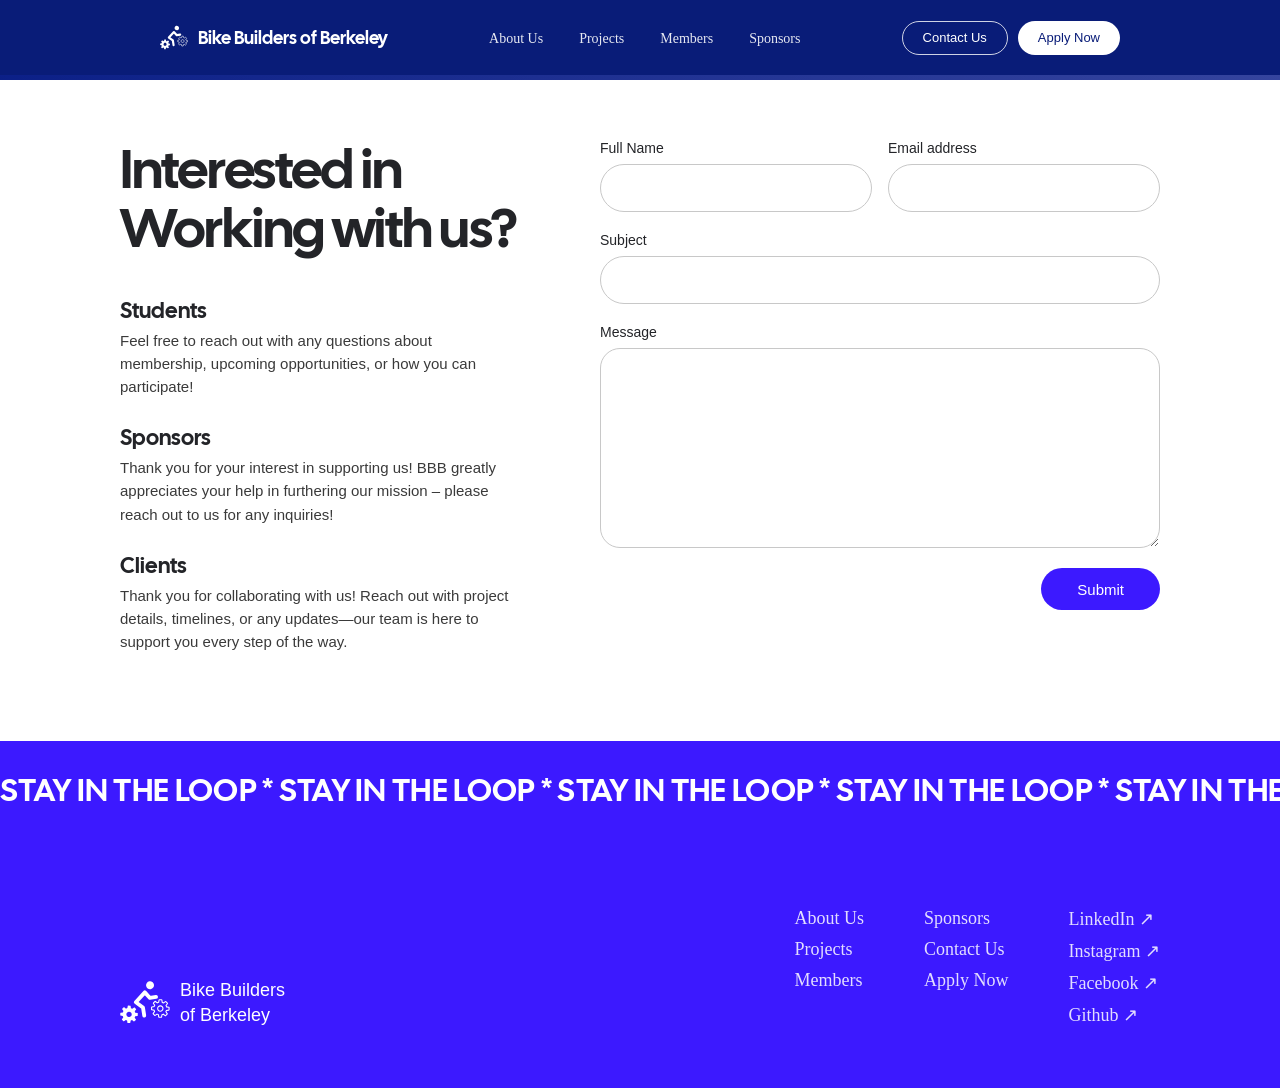
<file: contact/contact.html>
<!DOCTYPE html>
<html lang="en">
<head>
    <meta charset="UTF-8">
    <meta name="viewport" content="width=device-width, initial-scale=1.0">
    <title>Contact - Bike Builders of Berkeley</title>
    <link rel="preconnect" href="https://fonts.googleapis.com">
    <link rel="preconnect" href="https://fonts.gstatic.com" crossorigin>
    <link href="https://fonts.googleapis.com/css2?family=Cal+Sans&family=Sora:wght@100..800&family=Sorts+Mill+Goudy&display=swap" rel="stylesheet">
    <link rel="stylesheet" href="contact.css">
</head>
<body>
    <!-- Navigation -->
    <header>
        <nav>
            <div class="nav-inner">
                <div class="nav-brand">
                    <img src="../src/icons/Logo.svg" alt="BBB Logo" class="nav-logo"/>
                    <a class="nav-title">Bike Builders of Berkeley</a>
                </div>
                <ul class="nav-links">
                    <li><a href="../about_us/about_us.html">About Us</a></li>
                    <li><a href="../gen_projects/gen_projects.html">Projects</a></li>
                    <li><a href="../members/members.html">Members</a></li>
                    <li><a href="../sponsers/sponsers.html">Sponsors</a></li>
                </ul>
                <div class="buttons">
                    <a class="blank-button" href="../contact/contact.html">Contact Us</a>
                    <a class="white-button" href="../apply/apply.html">Apply Now</a>
                </div>
            </div>
        </nav>
    </header>

    <main>
        <div class="white-bg">
            <div class="wrapper">
                <div class="contact-grid">
                    <!-- Left: Info -->
                    <div class="left">
                        <h1>Interested in<br>Working with us?</h1>

                        <div class="info-block">
                            <h2>Students</h2>
                            <p>Feel free to reach out with any questions about membership, upcoming opportunities, or how you can participate!</p>
                        </div>

                        <div class="info-block">
                            <h2>Sponsors</h2>
                            <p>Thank you for your interest in supporting us! BBB greatly appreciates your help in furthering our mission – please reach out to us for any inquiries!</p>
                        </div>

                        <div class="info-block">
                            <h2>Clients</h2>
                            <p>Thank you for collaborating with us! Reach out with project details, timelines, or any updates—our team is here to support you every step of the way.</p>
                        </div>
                    </div>

                    <!-- Right: Form -->
                    <div class="right">
                        <div class="form-row">
                            <div class="form-group">
                                <label>Full Name</label>
                                <input type="text" class="form-input" placeholder="" />
                            </div>
                            <div class="form-group">
                                <label>Email address</label>
                                <input type="text" class="form-input" placeholder="" />
                            </div>
                        </div>

                        <div class="form-group full-width">
                            <label>Subject</label>
                            <input type="text" class="form-input" placeholder="" />
                        </div>

                        <div class="form-group full-width">
                            <label>Message</label>
                            <textarea class="form-textarea" placeholder=""></textarea>
                        </div>

                        <div class="form-submit">
                            <a class="blue-button" href="#">Submit</a>
                        </div>
                    </div>
                </div>
            </div>
        </div>
    </main>
    <footer>
        <div class="blue-bg">
            <div class="carousel">
                <div class="track">
                    <div class="group">
                        <h2 class="carousel-text">STAY IN THE LOOP * STAY IN THE LOOP * STAY IN THE LOOP * STAY IN THE LOOP * STAY IN THE LOOP * STAY IN THE LOOP * STAY IN THE LOOP * STAY IN THE LOOP *</h2>
                    </div>
                    <div class="group">
                        <h2 class="carousel-text">STAY IN THE LOOP * STAY IN THE LOOP * STAY IN THE LOOP * STAY IN THE LOOP * STAY IN THE LOOP * STAY IN THE LOOP * STAY IN THE LOOP * STAY IN THE LOOP *</h2>
                    </div>
                </div>
            </div>
            <div class="wrapper">
                <div class="footer-bottom">
                    <div class="footer-brand">
                        <img src="../src/icons/Logo.svg" alt="BBB Logo" class="footer-logo"/>
                        <span class="footer-name">Bike Builders<br>of Berkeley</span>
                    </div>
                    <ul class="ft-links">
                        <div class="left">
                            <li><a href="about_us/about_us.html">About Us</a></li>
                            <li><a href="gen_projects/gen_projects.html">Projects</a></li>
                            <li><a href="members/members.html">Members</a></li>
                        </div>
                        <div class="middle">
                            <li><a href="sponsers/sponsers.html">Sponsors</a></li>
                            <li><a href="contact/contact.html">Contact Us</a></li>
                            <li><a href="apply/apply.html">Apply Now</a></li>
                        </div>
                        <div class="right">
                            <li><a href="">LinkedIn ↗</a></li>
                            <li><a href="">Instagram ↗</a></li>
                            <li><a href="">Facebook ↗</a></li>
                            <li><a href="">Github ↗</a></li>
                        </div>
                    </ul>
                </div>
            </div>
        </div>
    </footer>
</body>
</html>
</file>
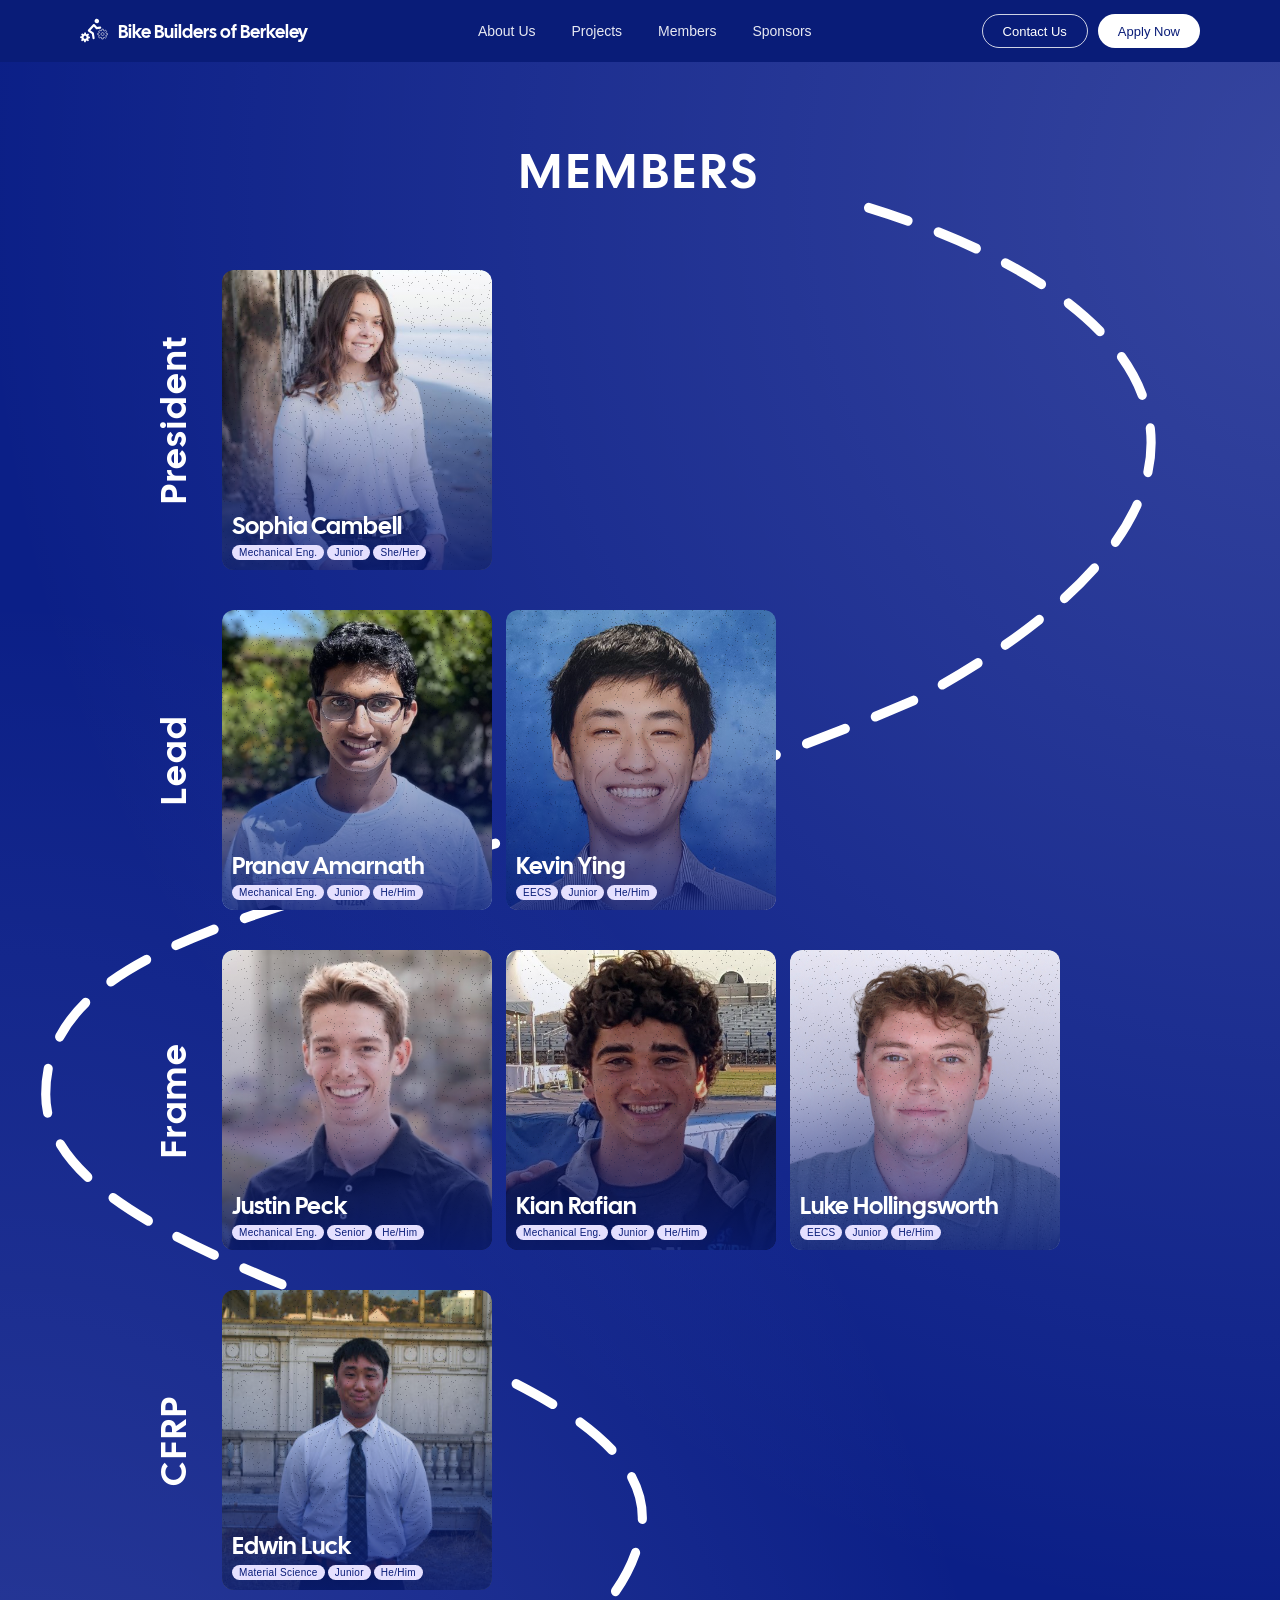
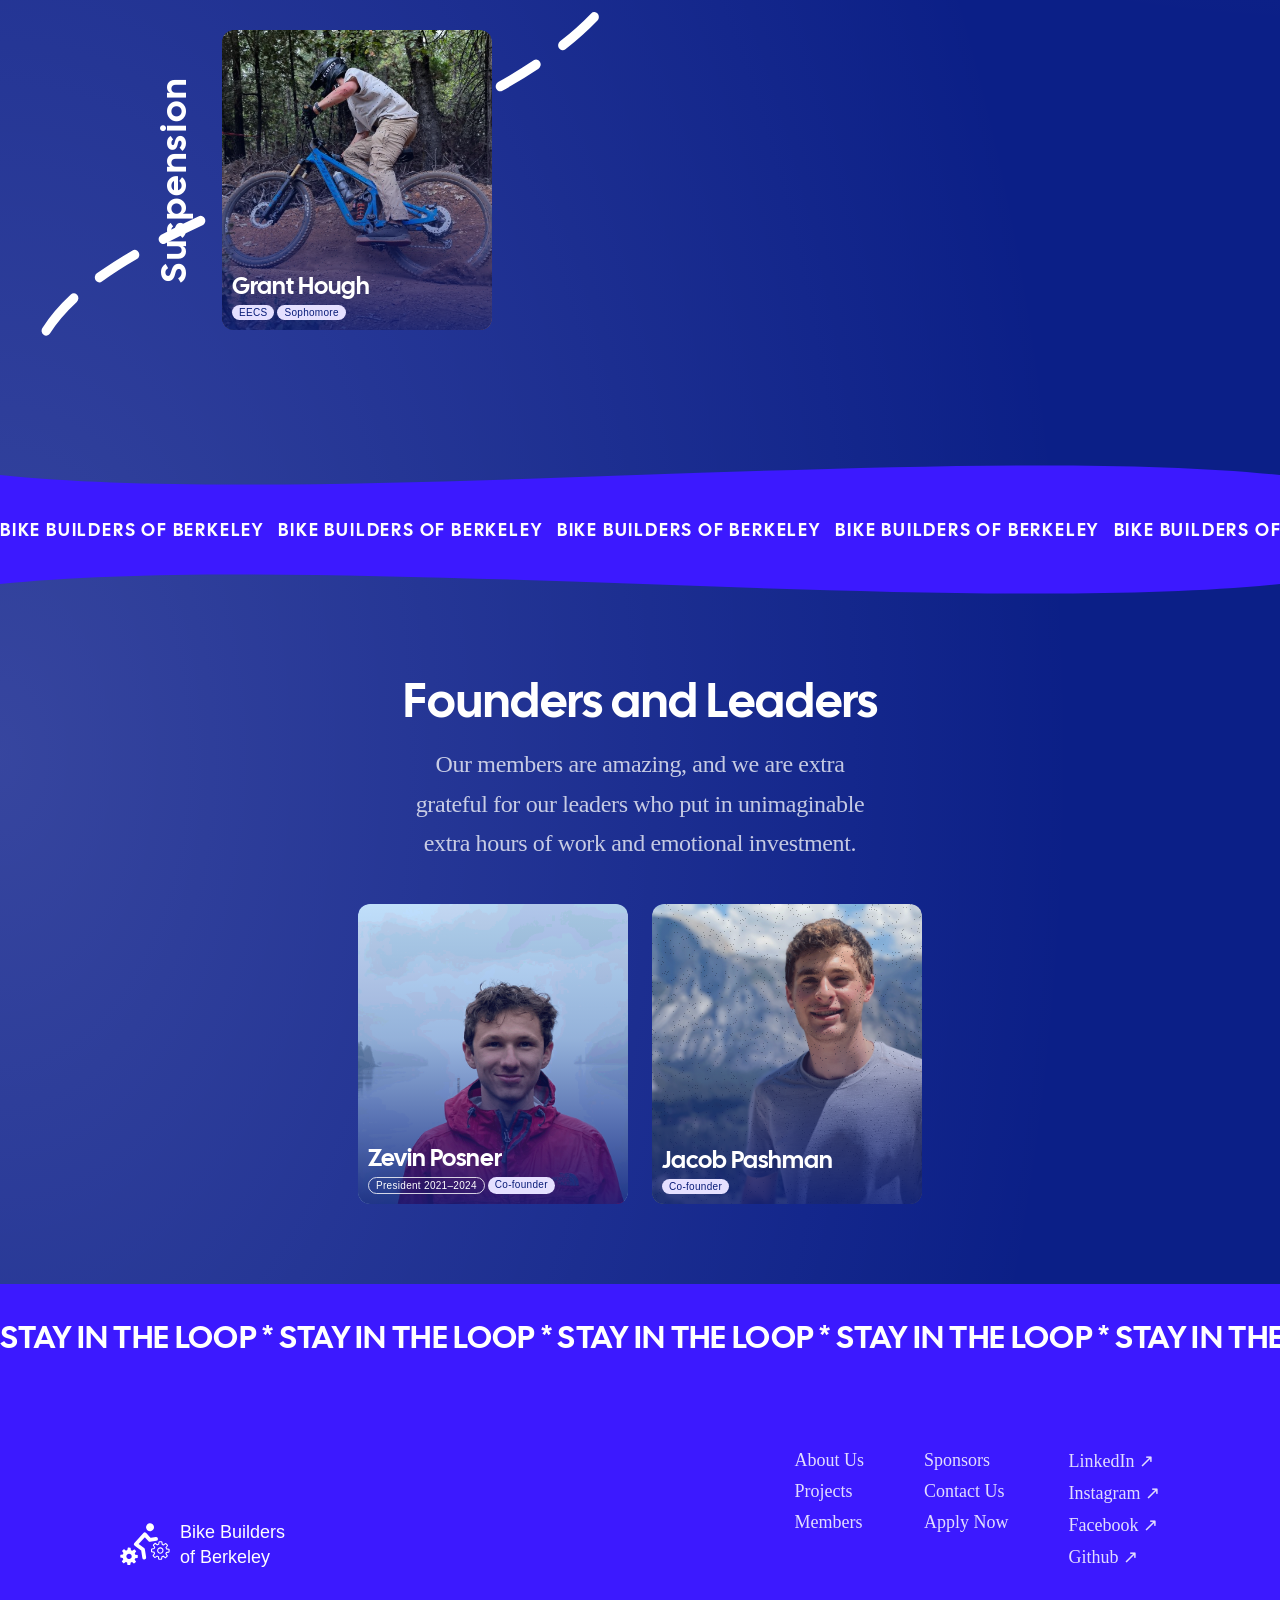
<file: members/members.html>
<!DOCTYPE html>
<html lang="en">
<head>
    <meta charset="UTF-8">
    <meta name="viewport" content="width= , initial-scale=1.0">
    <title>Document</title>
    <link rel="preconnect" href="https://fonts.googleapis.com">
    <link rel="preconnect" href="https://fonts.gstatic.com" crossorigin>
    <!-- <link href="https://fonts.googleapis.com/css2?family=Sora:wght@100..800&family=Sorts+Mill+Goudy&display=swap" rel="stylesheet"> -->
    <link rel="preconnect" href="https://fonts.googleapis.com">
    <link rel="preconnect" href="https://fonts.gstatic.com" crossorigin>
    <link href="https://fonts.googleapis.com/css2?family=Cal+Sans&family=Sora:wght@100..800&family=Sorts+Mill+Goudy&display=swap" rel="stylesheet">
    <link rel="stylesheet" href="members.css">
</head>
<body>
    <!-- Navigation menu -->
    <header>
        <nav>
            <div class="nav-inner">
                <div class="nav-brand">
                    <img src="../src/icons/Logo.svg" alt="BBB Logo" class="nav-logo"/>
                    <a class="nav-title">Bike Builders of Berkeley</a>
                </div>
                <ul class="nav-links">
                    <li><a href="../about_us/about_us.html">About Us</a></li>
                    <li><a href="../gen_projects/gen_projects.html">Projects</a></li>
                    <li><a href="../members/members.html">Members</a></li>
                    <li><a href="../sponsers/sponsers.html">Sponsors</a></li>
                </ul>
                <div class="buttons">
                    <a class="blank-button" href="../contact/contact.html">Contact Us</a>
                    <a class="white-button" href="../apply/apply.html">Apply Now</a>
                </div>
            </div>
        </nav>
    </header>
    <!-- End of desktop navigation menu -->
    <body>
        <main>
            <!-- ── Members section ── -->
        <section class="members-section">
 
            <h1 class="members-title">MEMBERS</h1>
 
            <!-- SVG dashed path that weaves through the layout -->
            <svg class="dashed-path" viewBox="0 0 560 800" preserveAspectRatio="none" xmlns="http://www.w3.org/2000/svg">
                <path
                    d="M 380 60 C 520 100, 560 180, 400 260 C 200 340, 20 340, 20 420 C 20 500, 300 520, 280 600 C 260 680, 60 700, 20 760"
                    fill="none"
                    stroke="white"
                    stroke-width="4"
                    stroke-dasharray="18 14"
                    stroke-linecap="round"
                />
            </svg>
 
            <div class="member-grid">
 
                <!-- President -->
                <div class="member-row">
                    <span class="row-label">President</span>
                    <div class="cards">
                        <div class="member-card">
                            <img src="/src/images/members/sophia.svg" alt="Sophia Cambell" />
                            <div class="card-overlay">
                                <span class="member-name">Sophia Cambell</span>
                                <div class="tags">
                                    <span class="tag">Mechanical Eng.</span>
                                    <span class="tag">Junior</span>
                                    <span class="tag">She/Her</span>
                                </div>
                            </div>
                        </div>
                    </div>
                </div>
 
                <!-- Lead -->
                <div class="member-row">
                    <span class="row-label">Lead</span>
                    <div class="cards">
                        <div class="member-card">
                            <img src="/src/images/members/pranav.svg" alt="Pranav Amarnath" />
                            <div class="card-overlay">
                                <span class="member-name">Pranav Amarnath</span>
                                <div class="tags">
                                    <span class="tag">Mechanical Eng.</span>
                                    <span class="tag">Junior</span>
                                    <span class="tag">He/Him</span>
                                </div>
                            </div>
                        </div>
                        <div class="member-card">
                            <img src="/src/images/members/kevin.svg" alt="Kevin Ying" />
                            <div class="card-overlay">
                                <span class="member-name">Kevin Ying</span>
                                <div class="tags">
                                    <span class="tag">EECS</span>
                                    <span class="tag">Junior</span>
                                    <span class="tag">He/Him</span>
                                </div>
                            </div>
                        </div>
                    </div>
                </div>
 
                <!-- Frame -->
                <div class="member-row">
                    <span class="row-label">Frame</span>
                    <div class="cards">
                        <div class="member-card">
                            <img src="/src/images/members/justin.svg" alt="Justin Peck" />
                            <div class="card-overlay">
                                <span class="member-name">Justin Peck</span>
                                <div class="tags">
                                    <span class="tag">Mechanical Eng.</span>
                                    <span class="tag">Senior</span>
                                    <span class="tag">He/Him</span>
                                </div>
                            </div>
                        </div>
                        <div class="member-card">
                            <img src="/src/images/members/kian.svg" alt="Kian Rafian" />
                            <div class="card-overlay">
                                <span class="member-name">Kian Rafian</span>
                                <div class="tags">
                                    <span class="tag">Mechanical Eng.</span>
                                    <span class="tag">Junior</span>
                                    <span class="tag">He/Him</span>
                                </div>
                            </div>
                        </div>
                        <div class="member-card">
                            <img src="/src/images/members/luke.svg" alt="Luke Hollingsworth" />
                            <div class="card-overlay">
                                <span class="member-name">Luke Hollingsworth</span>
                                <div class="tags">
                                    <span class="tag">EECS</span>
                                    <span class="tag">Junior</span>
                                    <span class="tag">He/Him</span>
                                </div>
                            </div>
                        </div>
                    </div>
                </div>
 
                <!-- CFRP -->
                <div class="member-row">
                    <span class="row-label">CFRP</span>
                    <div class="cards">
                        <div class="member-card">
                            <img src="/src/images/members/edwin.svg" alt="Edwin Luck" />
                            <div class="card-overlay">
                                <span class="member-name">Edwin Luck</span>
                                <div class="tags">
                                    <span class="tag">Material Science</span>
                                    <span class="tag">Junior</span>
                                    <span class="tag">He/Him</span>
                                </div>
                            </div>
                        </div>
                    </div>
                </div>
 
                <!-- Suspension -->
                <div class="member-row">
                    <span class="row-label">Suspension</span>
                    <div class="cards">
                        <div class="member-card">
                            <img src="/src/images/members/grant.svg" alt="Grant Hough" />
                            <div class="card-overlay">
                                <span class="member-name">Grant Hough</span>
                                <div class="tags">
                                    <span class="tag">EECS</span>
                                    <span class="tag">Sophomore</span>
                                </div>
                            </div>
                        </div>
                    </div>
                </div>
 
            </div>
        </section>

        <!-- ── Wavy ribbon banner ── -->
        <div class="ribbon-wrap">
            <svg class="wave-top" viewBox="0 0 1440 60" preserveAspectRatio="none" xmlns="http://www.w3.org/2000/svg">
                <path d="M0,30 C360,70 1080,-10 1440,30 L1440,60 L0,60 Z" fill="#3c19ff"/>
            </svg>
            <div class="ribbon-banner">
                <div class="ribbon-track">
                    <div class="ribbon-group"><span>BIKE BUILDERS OF BERKELEY &nbsp; BIKE BUILDERS OF BERKELEY &nbsp; BIKE BUILDERS OF BERKELEY &nbsp; BIKE BUILDERS OF BERKELEY &nbsp; BIKE BUILDERS OF BERKELEY &nbsp;</span></div>
                    <div class="ribbon-group"><span>BIKE BUILDERS OF BERKELEY &nbsp; BIKE BUILDERS OF BERKELEY &nbsp; BIKE BUILDERS OF BERKELEY &nbsp; BIKE BUILDERS OF BERKELEY &nbsp; BIKE BUILDERS OF BERKELEY &nbsp;</span></div>
                </div>
            </div>
            <svg class="wave-bottom" viewBox="0 0 1440 60" preserveAspectRatio="none" xmlns="http://www.w3.org/2000/svg">
                <path d="M0,30 C360,-10 1080,70 1440,30 L1440,0 L0,0 Z" fill="#3c19ff"/>
            </svg>
        </div>
 
        <!-- ── Founders & Leaders ── -->
        <section class="founders-section">
            <h2 class="founders-title">Founders and Leaders</h2>
            <p class="founders-sub">Our members are amazing, and we are extra grateful for our leaders who put in unimaginable extra hours of work and emotional investment.</p>
 
            <div class="founders-grid">
                <div class="member-card founder-card">
                    <img src="/src/images/members/ziven.svg" alt="Zevin Posner" />
                    <div class="card-overlay">
                        <span class="member-name">Zevin Posner</span>
                        <div class="tags">
                            <span class="tag tag--gold">President 2021–2024</span>
                            <span class="tag">Co-founder</span>
                        </div>
                    </div>
                </div>
                <div class="member-card founder-card">
                    <img src="/src/images/members/jacob.svg" alt="Jacob Pashman" />
                    <div class="card-overlay">
                        <span class="member-name">Jacob Pashman</span>
                        <div class="tags">
                            <span class="tag">Co-founder</span>
                        </div>
                    </div>
                </div>
            </div>
        </section>
        </main>
    </body>
    <footer>
        <div class="blue-bg">
            <div class="carousel">
                <div class="track">
                    <div class="group">
                        <h2 class="carousel-text">STAY IN THE LOOP * STAY IN THE LOOP * STAY IN THE LOOP * STAY IN THE LOOP * STAY IN THE LOOP * STAY IN THE LOOP * STAY IN THE LOOP * STAY IN THE LOOP *</h2>
                    </div>
                    <div class="group">
                        <h2 class="carousel-text">STAY IN THE LOOP * STAY IN THE LOOP * STAY IN THE LOOP * STAY IN THE LOOP * STAY IN THE LOOP * STAY IN THE LOOP * STAY IN THE LOOP * STAY IN THE LOOP *</h2>
                    </div>
                </div>
            </div>
            <div class="wrapper">
                <div class="footer-bottom">
                    <div class="footer-brand">
                        <img src="../src/icons/Logo.svg" alt="BBB Logo" class="footer-logo"/>
                        <span class="footer-name">Bike Builders<br>of Berkeley</span>
                    </div>
                    <ul class="ft-links">
                        <div class="left">
                            <li><a href="about_us/about_us.html">About Us</a></li>
                            <li><a href="gen_projects/gen_projects.html">Projects</a></li>
                            <li><a href="members/members.html">Members</a></li>
                        </div>
                        <div class="middle">
                            <li><a href="sponsers/sponsers.html">Sponsors</a></li>
                            <li><a href="contact/contact.html">Contact Us</a></li>
                            <li><a href="apply/apply.html">Apply Now</a></li>
                        </div>
                        <div class="right">
                            <li><a href="">LinkedIn ↗</a></li>
                            <li><a href="">Instagram ↗</a></li>
                            <li><a href="">Facebook ↗</a></li>
                            <li><a href="">Github ↗</a></li>
                        </div>
                    </ul>
                </div>
            </div>
        </div>
    </footer>
</body>
</html>
</file>
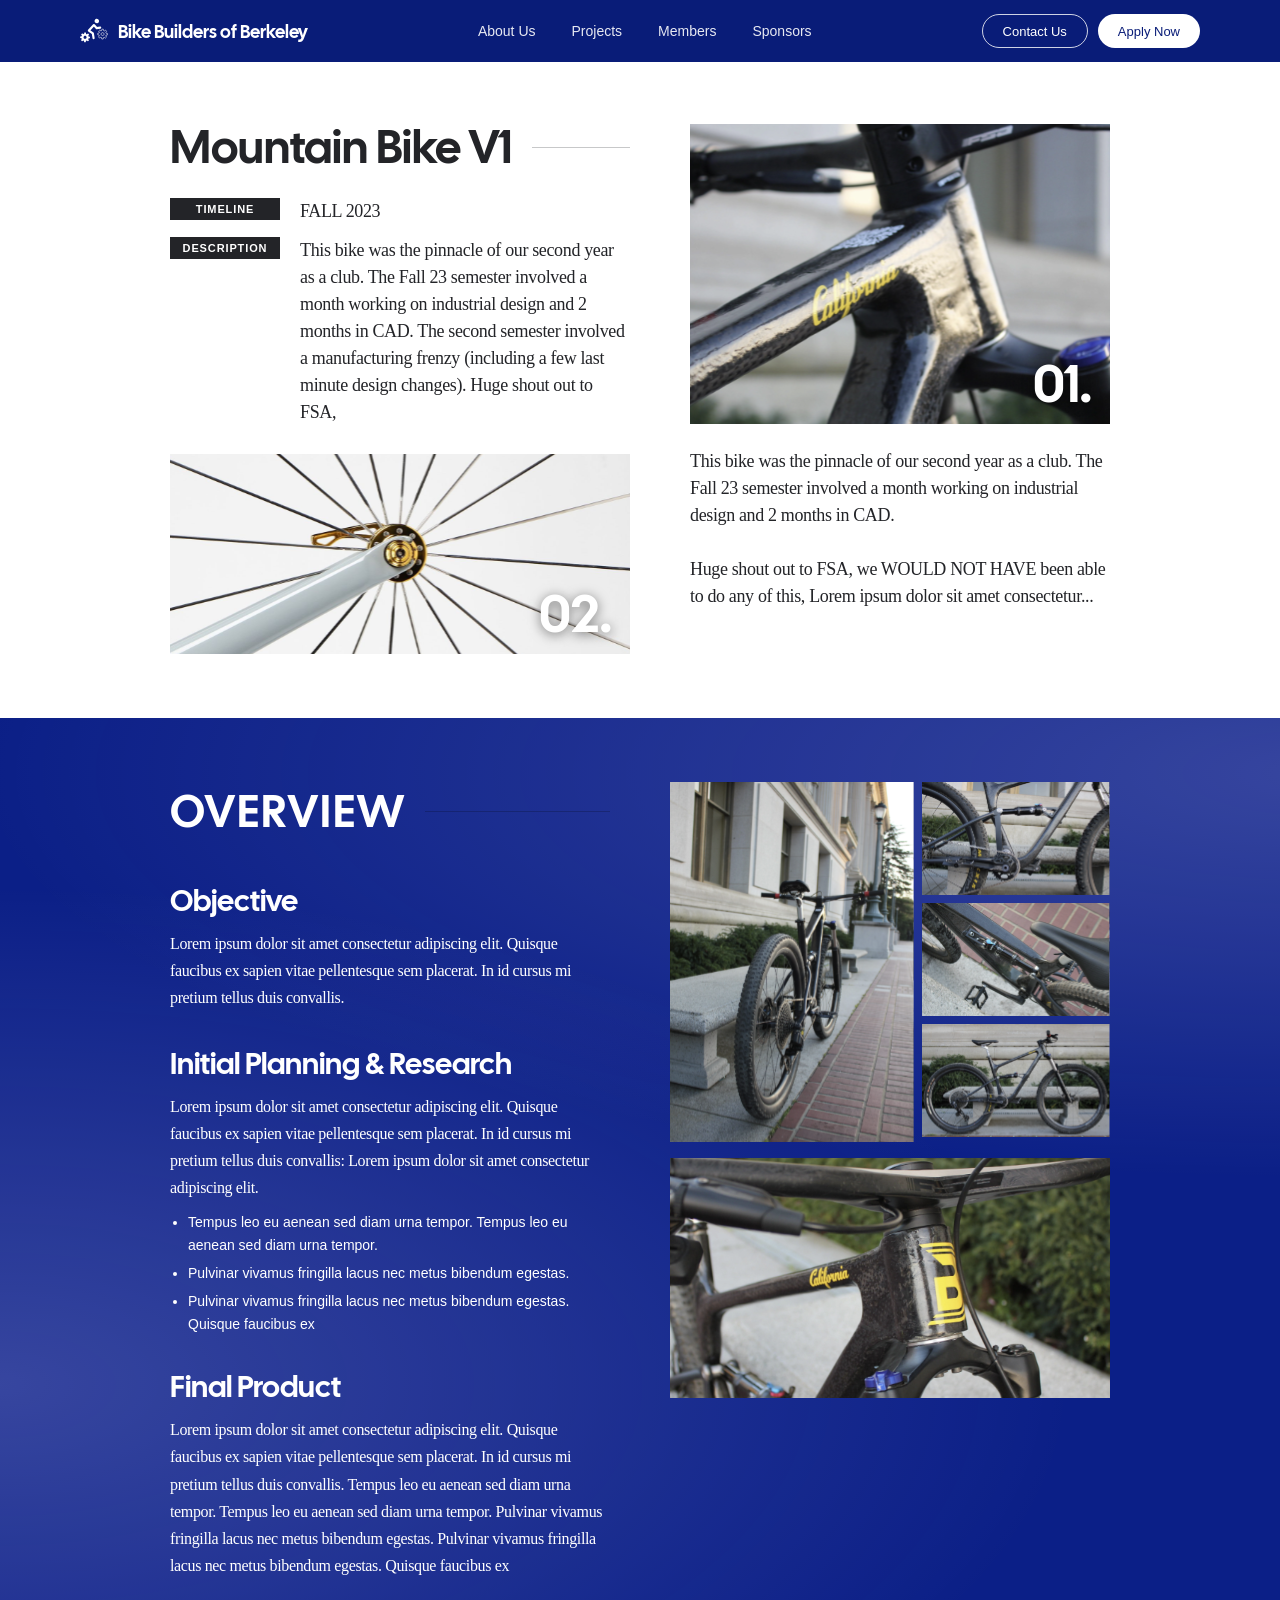
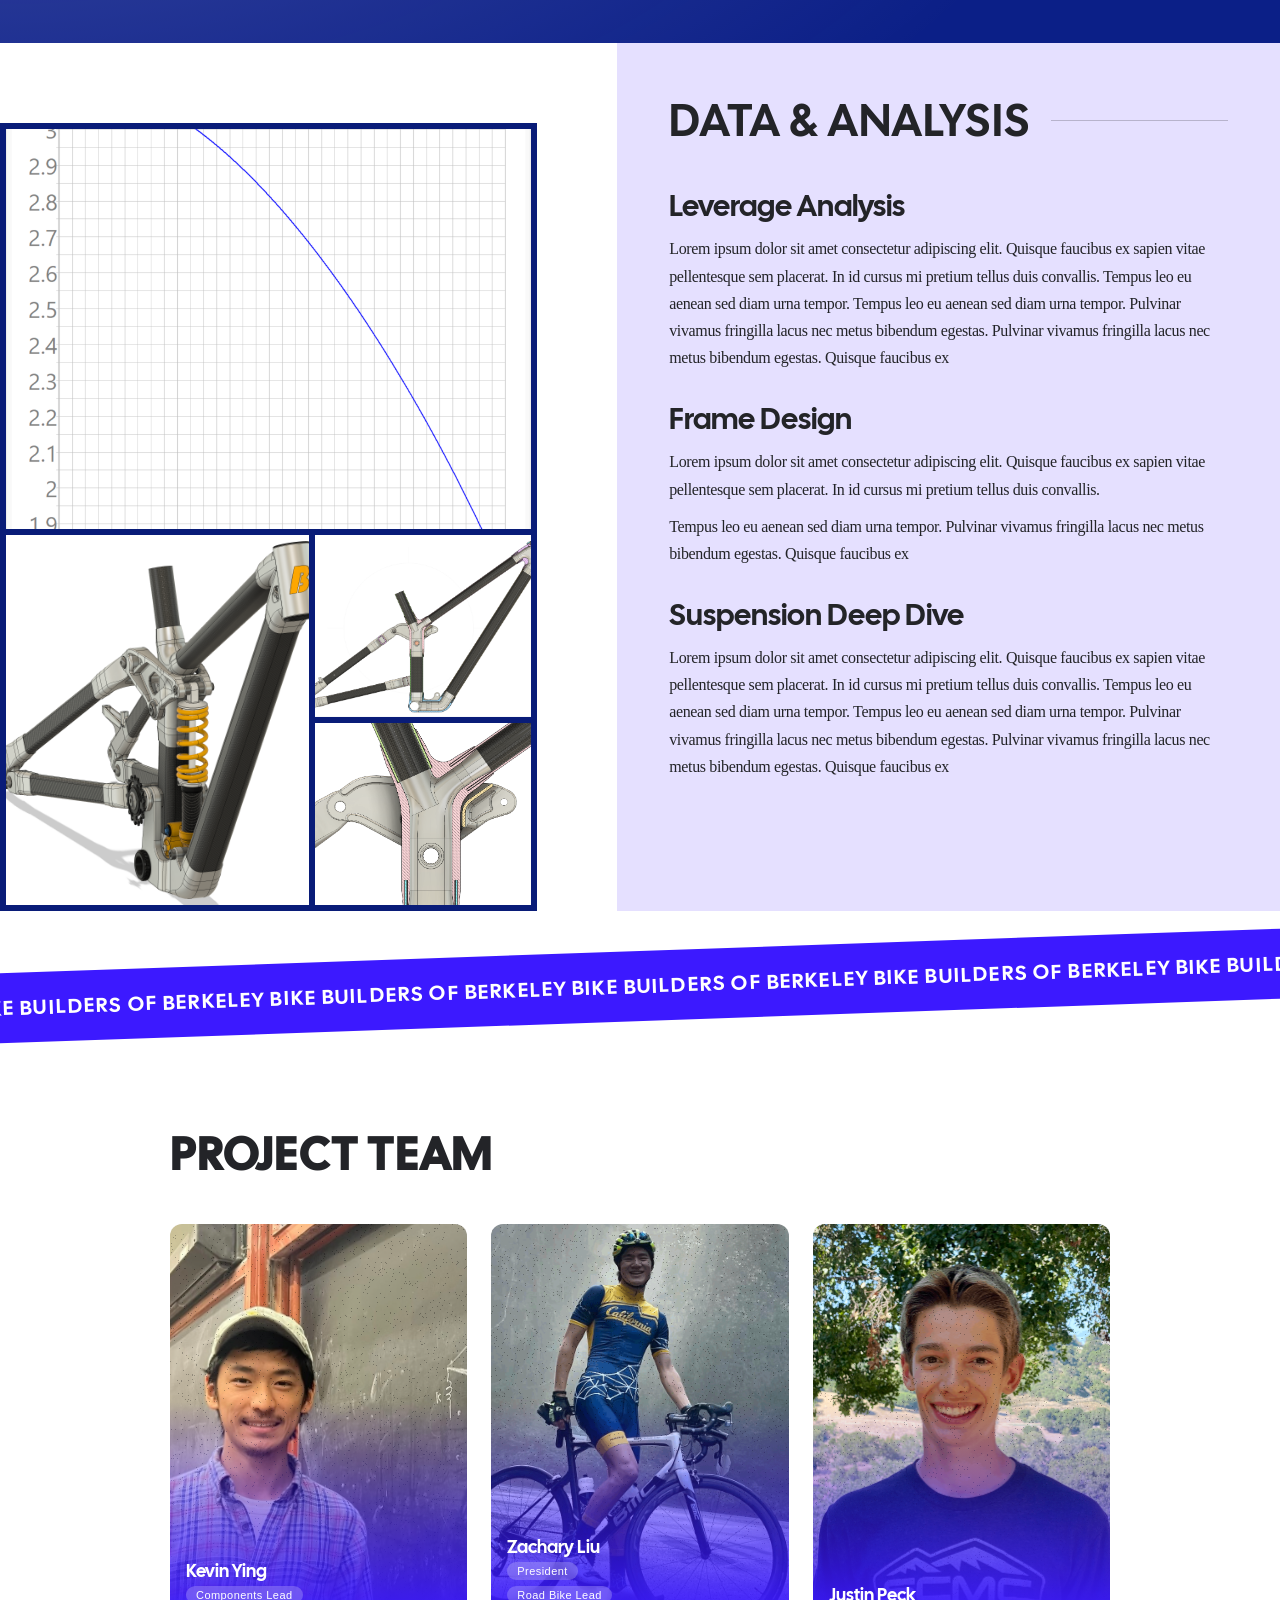
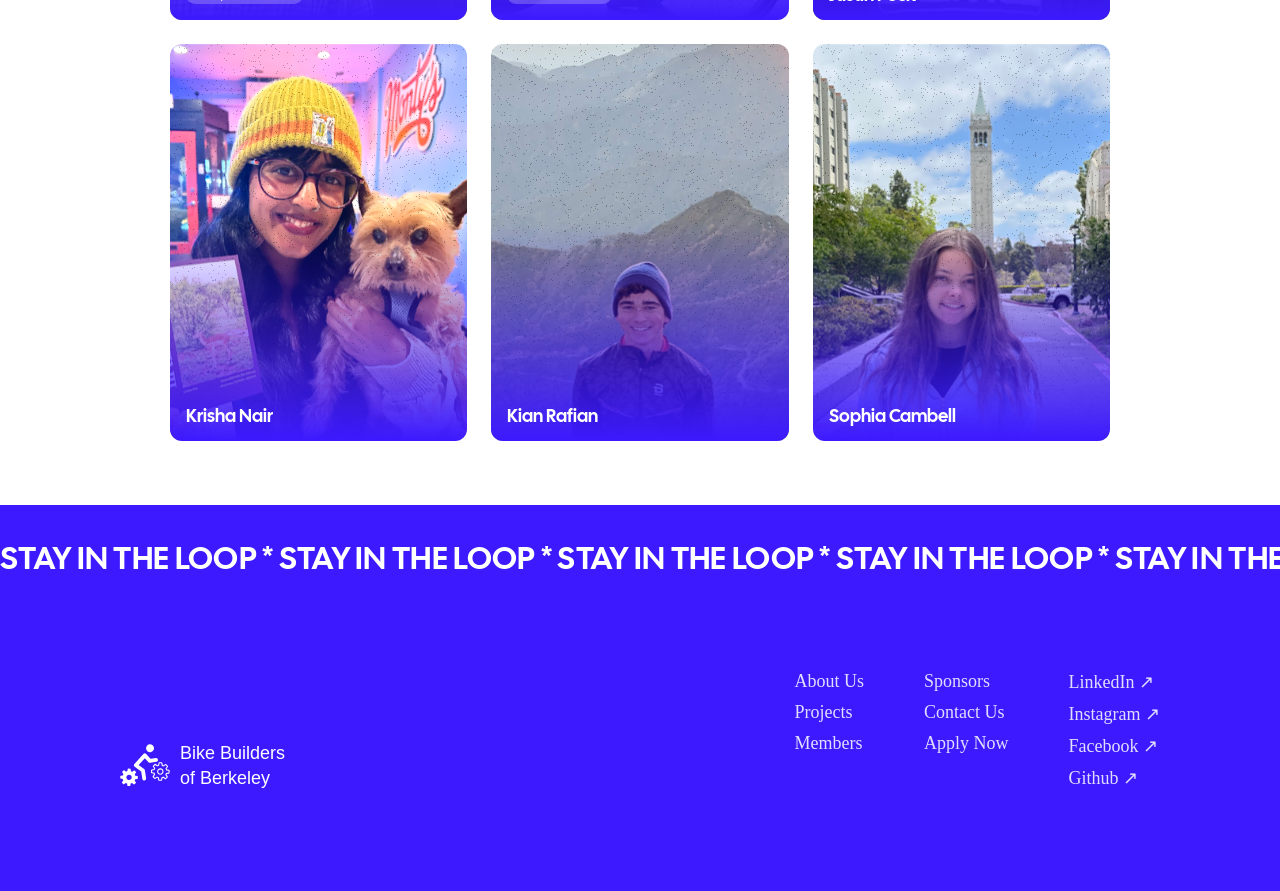
<file: projects/projects.html>
<!DOCTYPE html>
<html lang="en">
<head>
    <meta charset="UTF-8">
    <meta name="viewport" content="width= , initial-scale=1.0">
    <title>Document</title>
    <link rel="preconnect" href="https://fonts.googleapis.com">
    <link rel="preconnect" href="https://fonts.gstatic.com" crossorigin>
    <!-- <link href="https://fonts.googleapis.com/css2?family=Sora:wght@100..800&family=Sorts+Mill+Goudy&display=swap" rel="stylesheet"> -->
    <link rel="preconnect" href="https://fonts.googleapis.com">
    <link rel="preconnect" href="https://fonts.gstatic.com" crossorigin>
    <link href="https://fonts.googleapis.com/css2?family=Cal+Sans&family=Sora:wght@100..800&family=Sorts+Mill+Goudy&display=swap" rel="stylesheet">
    <link rel="stylesheet" href="projects.css">
</head>
<body>
    <!-- Navigation menu -->
    <header>
        <nav>
            <div class="nav-inner">
                <div class="nav-brand">
                    <img src="../src/icons/Logo.svg" alt="BBB Logo" class="nav-logo"/>
                    <a class="nav-title">Bike Builders of Berkeley</a>
                </div>
                <ul class="nav-links">
                    <li><a href="../about_us/about_us.html">About Us</a></li>
                    <li><a href="../gen_projects/gen_projects.html">Projects</a></li>
                    <li><a href="../members/members.html">Members</a></li>
                    <li><a href="../sponsers/sponsers.html">Sponsors</a></li>
                </ul>
                <div class="buttons">
                    <a class="blank-button" href="../contact/contact.html">Contact Us</a>
                    <a class="white-button" href="../apply/apply.html">Apply Now</a>
                </div>
            </div>
        </nav>
    </header>
    <!-- End of desktop navigation menu -->
    <body>
        <main>
            <div class="white-bg">
                <div class="proj-wrapper">
     
                    <!-- Left column -->
                    <div class="intro-left">
                        <div class="intro-title-row">
                            <h1 class="proj-title">Mountain Bike V1</h1>
                            <div class="title-rule"></div>
                        </div>
     
                        <div class="meta-table">
                            <div class="meta-row">
                                <span class="meta-label">TIMELINE</span>
                                <p>FALL 2023</p>
                            </div>
                            <div class="meta-row">
                                <span class="meta-label">DESCRIPTION</span>
                                <p>This bike was the pinnacle of our second year as a club. The Fall 23 semester involved a month working on industrial design and 2 months in CAD. The second semester involved a manufacturing frenzy (including a few last minute design changes). Huge shout out to FSA,</p>
                            </div>
                        </div>
     
                        <!-- Photo 02 -->
                        <div class="intro-photo-secondary">
                            <img src="../src/images/sp/img2.svg" alt="Photo 02" />
                            <span class="photo-num">02.</span>
                        </div>
                    </div>
     
                    <!-- Right column -->
                    <div class="intro-right">
                        <!-- Photo 01 -->
                        <div class="intro-photo-primary">
                            <img src="../src/images/sp/img1.svg" alt="Photo 01" />
                            <span class="photo-num">01.</span>
                        </div>
     
                        <p>
                            This bike was the pinnacle of our second year as a club. The Fall 23
                            semester involved a month working on industrial design and 2 months in
                            CAD.<br><br>
                            Huge shout out to FSA, we WOULD NOT HAVE been able to do any of this,
                            Lorem ipsum dolor sit amet consectetur...
                        </p>
                    </div>
     
                </div>
            </div>
     
            <section class="proj-overview dark-section">
                <div class="proj-wrapper">
     
                    <!-- Left: text -->
                    <div class="overview-left">
                        <div class="section-heading-row">
                            <h2 class="section-heading">OVERVIEW</h2>
                            <div class="heading-rule"></div>
                        </div>
     
                        <div class="overview-block">
                            <h3 class="overview-sub">Objective</h3>
                            <p>Lorem ipsum dolor sit amet consectetur adipiscing elit. Quisque faucibus ex sapien vitae pellentesque sem placerat. In id cursus mi pretium tellus duis convallis.</p>
                        </div>
     
                        <div class="overview-block">
                            <h3 class="overview-sub">Initial Planning &amp; Research</h3>
                            <p>Lorem ipsum dolor sit amet consectetur adipiscing elit. Quisque faucibus ex sapien vitae pellentesque sem placerat. In id cursus mi pretium tellus duis convallis: Lorem ipsum dolor sit amet consectetur adipiscing elit.</p>
                            <ul class="overview-list">
                                <li>Tempus leo eu aenean sed diam urna tempor. Tempus leo eu aenean sed diam urna tempor.</li>
                                <li>Pulvinar vivamus fringilla lacus nec metus bibendum egestas.</li>
                                <li>Pulvinar vivamus fringilla lacus nec metus bibendum egestas. Quisque faucibus ex</li>
                            </ul>
                        </div>
     
                        <div class="overview-block">
                            <h3 class="overview-sub">Final Product</h3>
                            <p>Lorem ipsum dolor sit amet consectetur adipiscing elit. Quisque faucibus ex sapien vitae pellentesque sem placerat. In id cursus mi pretium tellus duis convallis. Tempus leo eu aenean sed diam urna tempor. Tempus leo eu aenean sed diam urna tempor. Pulvinar vivamus fringilla lacus nec metus bibendum egestas. Pulvinar vivamus fringilla lacus nec metus bibendum egestas. Quisque faucibus ex</p>
                        </div>
                    </div>
     
                    <!-- Right: photo mosaic -->
                    <div class="overview-right">
                        <!-- Top row: 1 tall + 2 stacked -->
                        <div class="mosaic-top">
                            <div class="mosaic-tall">
                                <img src="/src/images/sp/img3.svg" alt="Bike full shot" />
                            </div>
                            <div class="mosaic-stack">
                                <img src="/src/images/sp/img4.svg" alt="Detail 1" />
                                <img src="/src/images/sp/img5.svg" alt="Detail 2" />
                                <img src="/src/images/sp/img6.svg" alt="Detail 3" />
                            </div>
                        </div>
                        <!-- Bottom: wide single photo -->
                        <div class="mosaic-wide">
                            <img src="/src/images/sp/img7.svg" alt="Close-up" />
                        </div>
                    </div>
     
                </div>
            </section>
            <!-- data analysis -->
            <div class = "white-bg">
                <section class="proj-data">
                    <!-- Left: photo grid -->
                    <div class="data-left">
                        <!-- Top: single wide image -->
                        <div class="data-photo-top">
                            <img src="../src/images/sp/data1.PNG" alt="Graph" />
                        </div>
                    
                        <!-- Bottom: tall left + two stacked right -->
                        <div class="data-photo-bottom">
                            <div class="data-photo-tall">
                                <img src="../src/images/sp/data4.png" alt="Frame full" />
                            </div>
                            <div class="data-photo-stack">
                                <img src="../src/images/sp/data5.png" alt="Detail 1" />
                                <img src="../src/images/sp/data6.png" alt="Detail 2" />
                            </div>
                        </div>
                    </div>
        
                    <!-- Right: text -->
                    <div class="data-right">
                        <div class="section-heading-row">
                            <h2 class="section-heading">DATA &amp; ANALYSIS</h2>
                            <div class="heading-rule"></div>
                        </div>
        
                        <div class="overview-block">
                            <h3 class="overview-sub">Leverage Analysis</h3>
                            <p>Lorem ipsum dolor sit amet consectetur adipiscing elit. Quisque faucibus ex sapien vitae pellentesque sem placerat. In id cursus mi pretium tellus duis convallis. Tempus leo eu aenean sed diam urna tempor. Tempus leo eu aenean sed diam urna tempor. Pulvinar vivamus fringilla lacus nec metus bibendum egestas. Pulvinar vivamus fringilla lacus nec metus bibendum egestas. Quisque faucibus ex</p>
                        </div>
        
                        <div class="overview-block">
                            <h3 class="overview-sub">Frame Design</h3>
                            <p>Lorem ipsum dolor sit amet consectetur adipiscing elit. Quisque faucibus ex sapien vitae pellentesque sem placerat. In id cursus mi pretium tellus duis convallis.</p>
                            <p>Tempus leo eu aenean sed diam urna tempor. Pulvinar vivamus fringilla lacus nec metus bibendum egestas. Quisque faucibus ex</p>
                        </div>
        
                        <div class="overview-block">
                            <h3 class="overview-sub">Suspension Deep Dive</h3>
                            <p>Lorem ipsum dolor sit amet consectetur adipiscing elit. Quisque faucibus ex sapien vitae pellentesque sem placerat. In id cursus mi pretium tellus duis convallis. Tempus leo eu aenean sed diam urna tempor. Tempus leo eu aenean sed diam urna tempor. Pulvinar vivamus fringilla lacus nec metus bibendum egestas. Pulvinar vivamus fringilla lacus nec metus bibendum egestas. Quisque faucibus ex</p>
                        </div>
                    </div>
                </section>

                <div class="ribbon-banner">
                    <div class="ribbon-track">
                        <div class="ribbon-group">
                            <span>BIKE BUILDERS OF BERKELEY BIKE BUILDERS OF BERKELEY BIKE BUILDERS OF BERKELEY BIKE BUILDERS OF BERKELEY BIKE BUILDERS OF BERKELEY</span>
                        </div>
                        <div class="ribbon-group">
                            <span>BIKE BUILDERS OF BERKELEY BIKE BUILDERS OF BERKELEY BIKE BUILDERS OF BERKELEY BIKE BUILDERS OF BERKELEY BIKE BUILDERS OF BERKELEY</span>
                        </div>
                    </div>
                </div>

                <div class="proj-wrapper-narrow">
        
                    <h2 class="team-heading">PROJECT TEAM</h2>
        
                    <div class="team-grid">
        
                        <div class="member-card">
                            <img src="/src/images/sp/kevin.svg" alt="Kevin Ying" />
                            <div class="member-info">
                                <span class="member-name">Kevin Ying</span>
                                <span class="member-role">Components Lead</span>
                            </div>
                        </div>
            
                        <div class="member-card">
                            <img src="/src/images/sp/zachary.svg" alt="Zachary Liu" />
                            <div class="member-info">
                                <span class="member-name">Zachary Liu</span>
                                <span class="member-role">President</span>
                                <span class="member-role">Road Bike Lead</span>
                            </div>
                        </div>
        
                        <div class="member-card">
                            <img src="/src/images/sp/justin.svg" alt="Justin Peck" />
                            <div class="member-info">
                                <span class="member-name">Justin Peck</span>
                            </div>
                        </div>
        
                        <div class="member-card">
                            <img src="/src/images/sp/krisha.svg" alt="Krisha Nair" />
                            <div class="member-info">
                                <span class="member-name">Krisha Nair</span>
                            </div>
                        </div>
        
                        <div class="member-card">
                            <img src="/src/images/sp/kian.svg" alt="Kian Rafian" />
                            <div class="member-info">
                                <span class="member-name">Kian Rafian</span>
                            </div>
                        </div>
        
                        <div class="member-card">
                            <img src="/src/images/sp/sophia.svg" alt="Sophia Cambell" />
                            <div class="member-info">
                                <span class="member-name">Sophia Cambell</span>
                            </div>
                        </div>
            
                        
                    </div>
                </section>
            </div>
     
        </main>
    </body>
    <footer>
        <div class="blue-bg">
            <div class="carousel">
                <div class="track">
                    <div class="group">
                        <h2 class="carousel-text">STAY IN THE LOOP * STAY IN THE LOOP * STAY IN THE LOOP * STAY IN THE LOOP * STAY IN THE LOOP * STAY IN THE LOOP * STAY IN THE LOOP * STAY IN THE LOOP *</h2>
                    </div>
                    <div class="group">
                        <h2 class="carousel-text">STAY IN THE LOOP * STAY IN THE LOOP * STAY IN THE LOOP * STAY IN THE LOOP * STAY IN THE LOOP * STAY IN THE LOOP * STAY IN THE LOOP * STAY IN THE LOOP *</h2>
                    </div>
                </div>
            </div>
            <div class="wrapper">
                <div class="footer-bottom">
                    <div class="footer-brand">
                        <img src="../src/icons/Logo.svg" alt="BBB Logo" class="footer-logo"/>
                        <span class="footer-name">Bike Builders<br>of Berkeley</span>
                    </div>
                    <ul class="ft-links">
                        <div class="left">
                            <li><a href="about_us/about_us.html">About Us</a></li>
                            <li><a href="gen_projects/gen_projects.html">Projects</a></li>
                            <li><a href="members/members.html">Members</a></li>
                        </div>
                        <div class="middle">
                            <li><a href="sponsers/sponsers.html">Sponsors</a></li>
                            <li><a href="contact/contact.html">Contact Us</a></li>
                            <li><a href="apply/apply.html">Apply Now</a></li>
                        </div>
                        <div class="right">
                            <li><a href="">LinkedIn ↗</a></li>
                            <li><a href="">Instagram ↗</a></li>
                            <li><a href="">Facebook ↗</a></li>
                            <li><a href="">Github ↗</a></li>
                        </div>
                    </ul>
                </div>
            </div>
        </div>
    </footer>
</body>
</html>
</file>
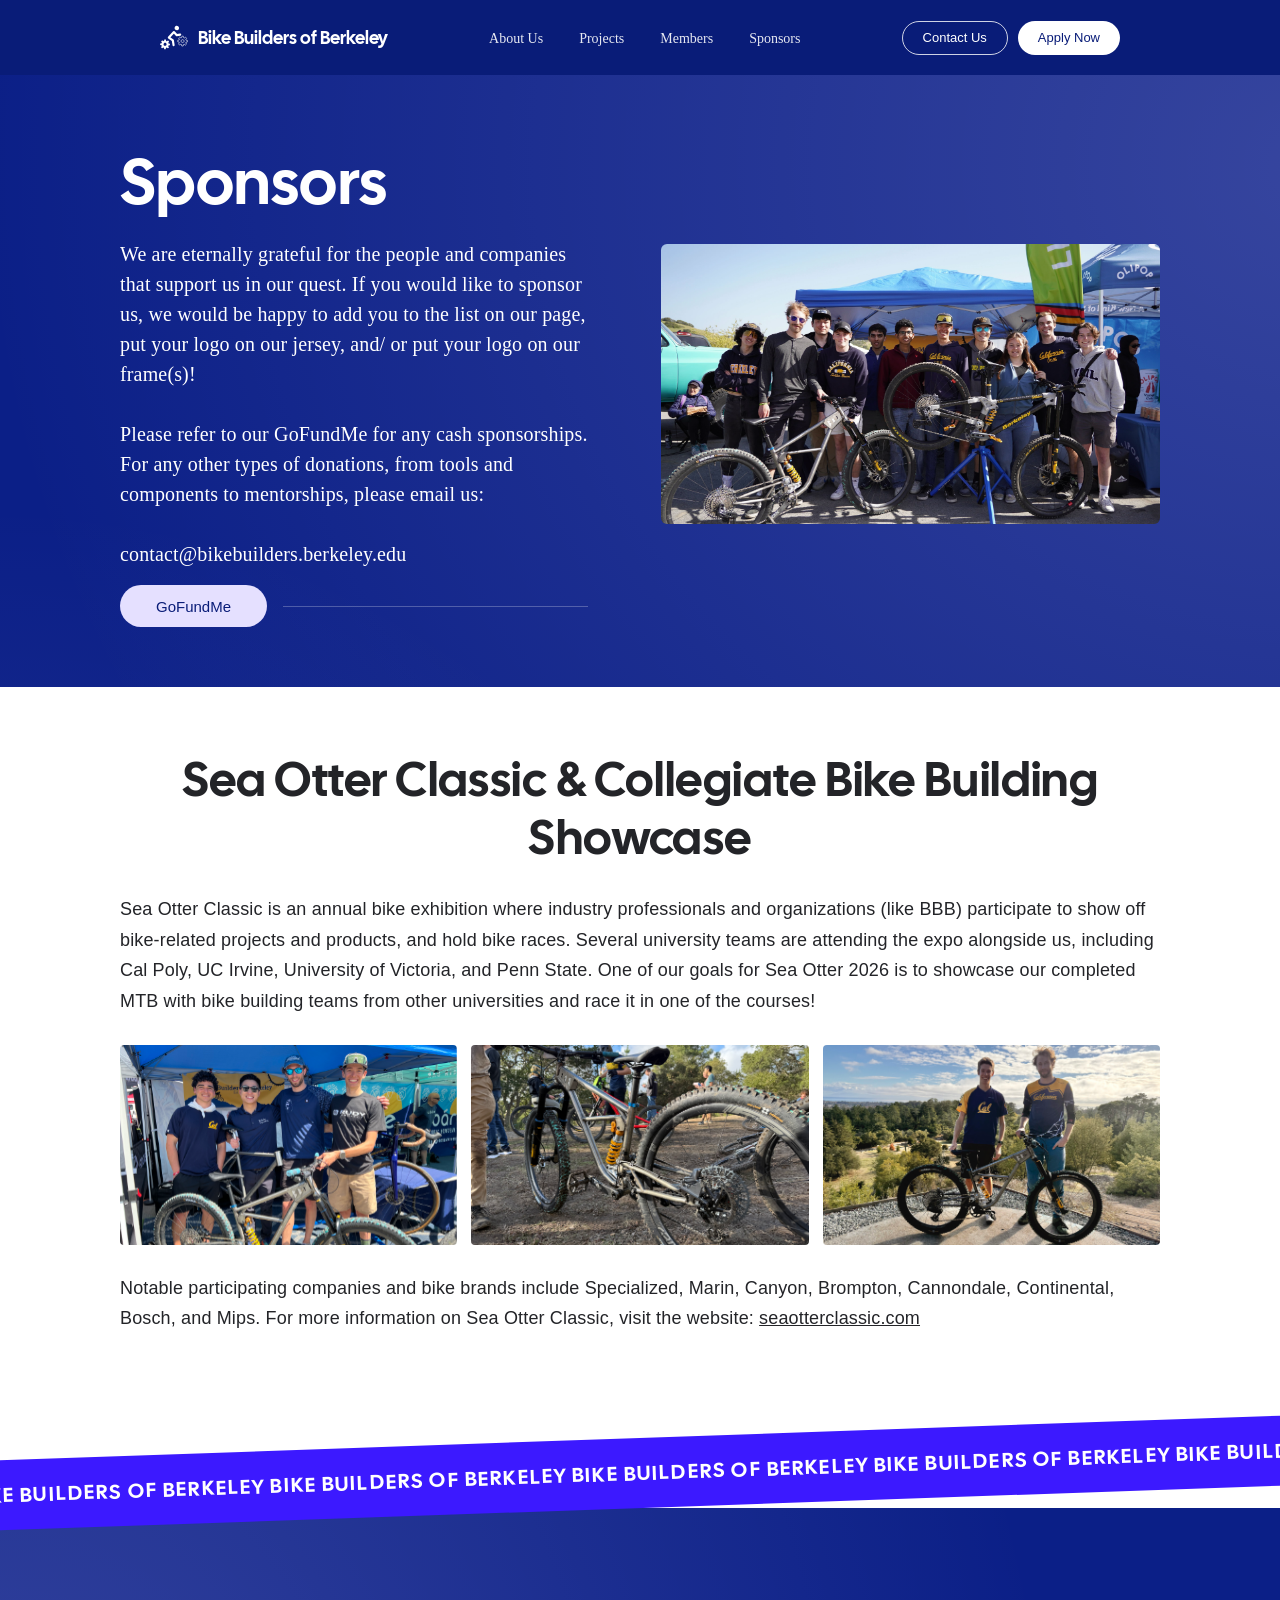
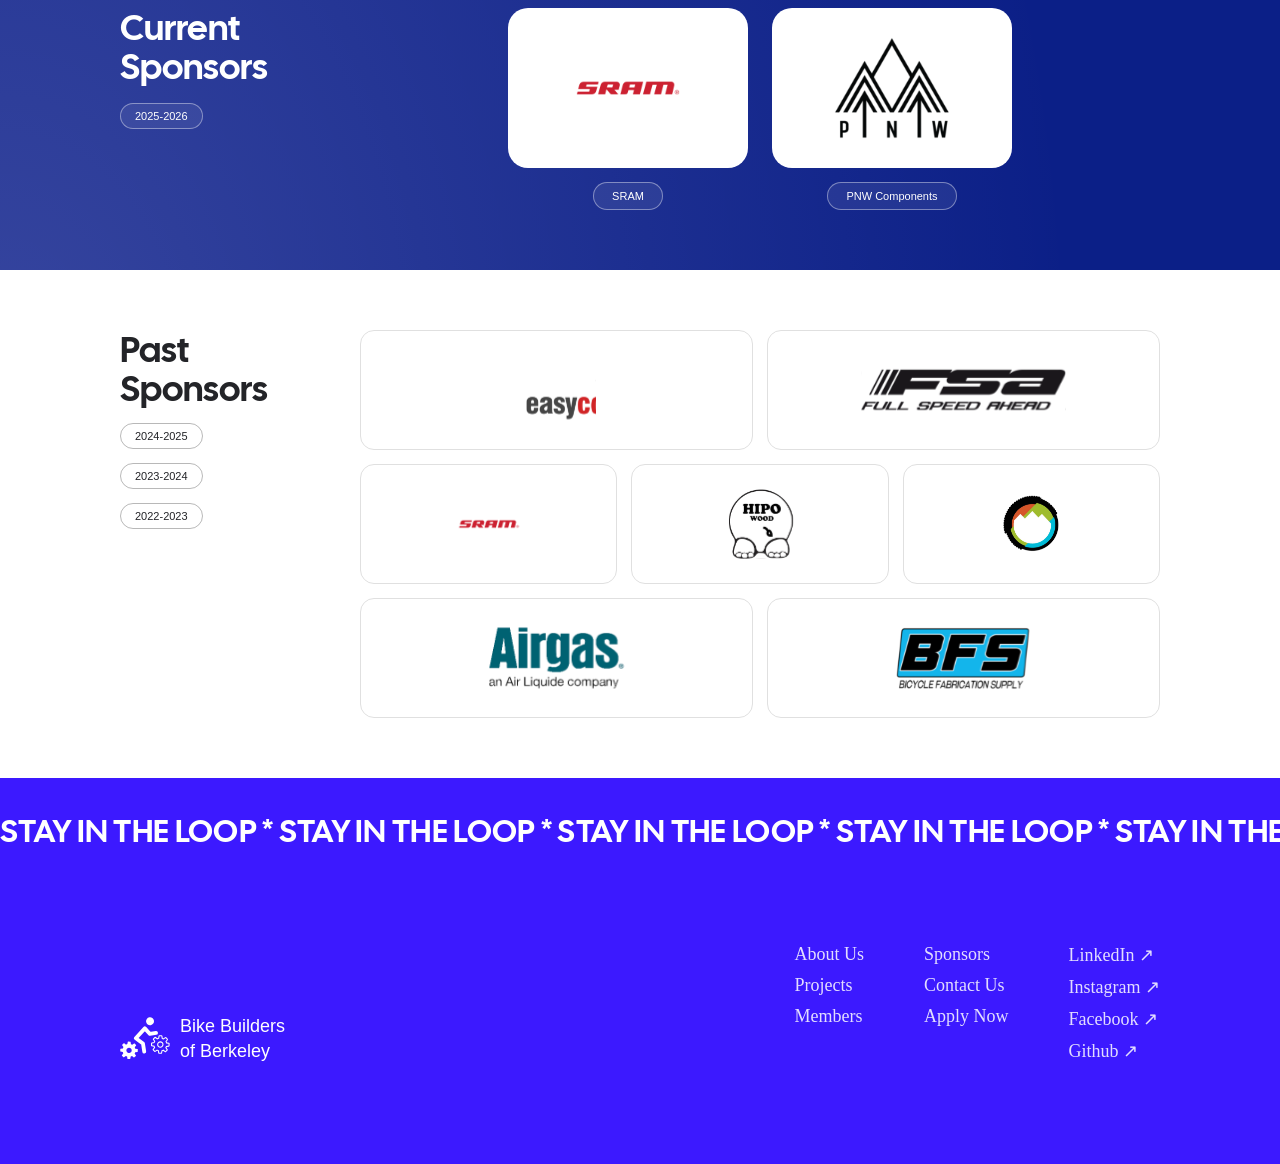
<file: sponsers/sponsers.html>
<!DOCTYPE html>
<html lang="en">
<head>
    <meta charset="UTF-8">
    <meta name="viewport" content="width= , initial-scale=1.0">
    <title>Document</title>
    <link rel="preconnect" href="https://fonts.googleapis.com">
    <link rel="preconnect" href="https://fonts.gstatic.com" crossorigin>
    <!-- <link href="https://fonts.googleapis.com/css2?family=Sora:wght@100..800&family=Sorts+Mill+Goudy&display=swap" rel="stylesheet"> -->
    <link rel="preconnect" href="https://fonts.googleapis.com">
    <link rel="preconnect" href="https://fonts.gstatic.com" crossorigin>
    <link href="https://fonts.googleapis.com/css2?family=Cal+Sans&family=Sora:wght@100..800&family=Sorts+Mill+Goudy&display=swap" rel="stylesheet">
    <link rel="stylesheet" href="sponsers.css">
</head>
<body>
    <!-- Navigation menu -->
    <header>
        <nav>
            <div class="nav-inner">
                <div class="nav-brand">
                    <img src="../src/icons/Logo.svg" alt="BBB Logo" class="nav-logo"/>
                    <a class="nav-title">Bike Builders of Berkeley</a>
                </div>
                <ul class="nav-links">
                    <li><a href="../about_us/about_us.html">About Us</a></li>
                    <li><a href="../gen_projects/gen_projects.html">Projects</a></li>
                    <li><a href="../members/members.html">Members</a></li>
                    <li><a href="../sponsers/sponsers.html">Sponsors</a></li>
                </ul>
                <div class="buttons">
                    <a class="blank-button" href="../contact/contact.html">Contact Us</a>
                    <a class="white-button" href="../apply/apply.html">Apply Now</a>
                </div>
            </div>
        </nav>
    </header>
    <!-- End of desktop navigation menu -->
    <main>

        <div class="wrapper">
            <!-- Hero section -->
            <div class="sponsors">
                <div class="sponsors-left">
                    <h1>
                        Sponsors
                    </h1>
                    <p>
                        We are eternally grateful for the people and companies that support us in our quest. If you would like to sponsor us, we would be happy to add you to the list on our page, put your logo on our jersey, and/ or put your logo on our frame(s)!
                        <br /><br />
                        Please refer to our GoFundMe for any cash sponsorships. For any other types of donations, from tools and components to mentorships, please email us:
                        <br /><br />
                        contact@bikebuilders.berkeley.edu
                    </p>
                    <div class="button-row">
                        <a class="purple-button" href="#">GoFundMe</a>
                        <div class="rule"></div>
                    </div>
                </div>
                <div class="sponsors-right">
                    <img src="../src/images/sponsors/hero.PNG" alt=""/>
                </div>
            </div>
        </div>

        <div class="white-bg">
            <div class="sea-otter">
                <h1>Sea Otter Classic &amp; Collegiate Bike Building Showcase</h1>
                <p>
                    Sea Otter Classic is an annual bike exhibition where industry professionals
                    and organizations (like BBB) participate to show off bike-related projects and
                    products, and hold bike races. Several university teams are attending the expo
                    alongside us, including Cal Poly, UC Irvine, University of Victoria, and Penn
                    State. One of our goals for Sea Otter 2026 is to showcase our completed MTB
                    with bike building teams from other universities and race it in one of the courses!
                </p>
                <div class="photos">
                    <img src="../src/images/sponsors/seaotter1.svg" alt="Sea Otter 1"/>
                    <img src="../src/images/sponsors/seaotter2.jpeg" alt="Sea Otter 2"/>
                    <img src="../src/images/sponsors/seaotter3.jpeg" alt="Sea Otter 3"/>
                </div>
                <p>
                    Notable participating companies and bike brands include Specialized, Marin,
                    Canyon, Brompton, Cannondale, Continental, Bosch, and Mips. For more
                    information on Sea Otter Classic, visit the website:
                    <a href="https://seaotterclassic.com" class="sea-link">seaotterclassic.com</a>
                </p>
            </div>
            <div class="ribbon-banner">
                <div class="ribbon-track">
                    <div class="ribbon-group">
                        <span>BIKE BUILDERS OF BERKELEY BIKE BUILDERS OF BERKELEY BIKE BUILDERS OF BERKELEY BIKE BUILDERS OF BERKELEY BIKE BUILDERS OF BERKELEY</span>
                    </div>
                    <div class="ribbon-group">
                        <span>BIKE BUILDERS OF BERKELEY BIKE BUILDERS OF BERKELEY BIKE BUILDERS OF BERKELEY BIKE BUILDERS OF BERKELEY BIKE BUILDERS OF BERKELEY</span>
                    </div>
                </div>
            </div>
        </div>
        <div class="wrapper">
            <div class="curr-sponsors">
                <div class="curr-sponsors-left">
                    <h1>Current<br>Sponsors</h1>
                    <a class="year-pill" href="#">2025-2026</a>
                </div>
                <div class="curr-sponsors-right">
                    <div class="curr-card">
                        <img src="/src/images/sponsors/sram.svg" alt="SRAM"/>
                        <a class="sponsor-pill" href="#">SRAM</a>
                    </div>
                    <div class="curr-card">
                        <img src="/src/images/sponsors/pnw.svg" alt="PNW Components"/>
                        <a class="sponsor-pill" href="#">PNW Components</a>
                    </div>
                </div>
            </div>
        </div>
        <div class="white-bg">
            <div class="wrapper">
                <div class="past-sponsors">
                    <div class="past-sponsors-left">
                        <h1>Past<br>Sponsors</h1>
                        <a class="year-pill" href="#">2024-2025</a>
                        <a class="year-pill" href="#">2023-2024</a>
                        <a class="year-pill" href="#">2022-2023</a>
                    </div>
                    <div class="past-sponsors-right">
                        <!-- Row 1: 2 wide cards -->
                        <div class="past-card"><img src="/src/images/sponsors/easycomposites.svg" alt="Easy Composites"/></div>
                        <div class="past-card"><img src="/src/images/sponsors/fsa.svg" alt="FSA Full Speed Ahead"/></div>
                        <!-- Row 2: 3 equal cards -->
                        <div class="past-card"><img src="/src/images/sponsors/sram.svg" alt="SRAM"/></div>
                        <div class="past-card"><img src="/src/images/sponsors/hipo.svg" alt="Hipo Wood"/></div>
                        <div class="past-card"><img src="/src/images/sponsors/circle.svg" alt="Moshi"/></div>
                        <!-- Row 3: 2 wide cards -->
                        <div class="past-card past-card--wide"><img src="/src/images/sponsors/airgas.svg" alt="Airgas"/></div>
                        <div class="past-card past-card--wide"><img src="/src/images/sponsors/bfs.svg" alt="BFS"/></div>
                    </div>
                </div>
            </div>
        </div>

    </main>
    <footer>
        <div class="blue-bg">
            <div class="carousel">
                <div class="track">
                    <div class="group">
                        <h2 class="carousel-text">STAY IN THE LOOP * STAY IN THE LOOP * STAY IN THE LOOP * STAY IN THE LOOP * STAY IN THE LOOP * STAY IN THE LOOP * STAY IN THE LOOP * STAY IN THE LOOP *</h2>
                    </div>
                    <div class="group">
                        <h2 class="carousel-text">STAY IN THE LOOP * STAY IN THE LOOP * STAY IN THE LOOP * STAY IN THE LOOP * STAY IN THE LOOP * STAY IN THE LOOP * STAY IN THE LOOP * STAY IN THE LOOP *</h2>
                    </div>
                </div>
            </div>
            <div class="wrapper">
                <div class="footer-bottom">
                    <div class="footer-brand">
                        <img src="../src/icons/Logo.svg" alt="BBB Logo" class="footer-logo"/>
                        <span class="footer-name">Bike Builders<br>of Berkeley</span>
                    </div>
                    <ul class="ft-links">
                        <div class="left">
                            <li><a href="about_us/about_us.html">About Us</a></li>
                            <li><a href="gen_projects/gen_projects.html">Projects</a></li>
                            <li><a href="members/members.html">Members</a></li>
                        </div>
                        <div class="middle">
                            <li><a href="sponsers/sponsers.html">Sponsors</a></li>
                            <li><a href="contact/contact.html">Contact Us</a></li>
                            <li><a href="apply/apply.html">Apply Now</a></li>
                        </div>
                        <div class="right">
                            <li><a href="">LinkedIn ↗</a></li>
                            <li><a href="">Instagram ↗</a></li>
                            <li><a href="">Facebook ↗</a></li>
                            <li><a href="">Github ↗</a></li>
                        </div>
                    </ul>
                </div>
            </div>
        </div>
    </footer>
</body>
</html>
</file>
<file: contact/contact.css>
:root {
    --background-color: radial-gradient(83.92% 53.89% at 0% 72.04%, rgba(229, 224, 255, 0.20) 0%, rgba(229, 224, 255, 0.00) 100%), radial-gradient(105.62% 43.95% at 103.77% 5.94%, rgba(229, 224, 255, 0.20) 0%, rgba(229, 224, 255, 0.00) 100%), #0B1F87;
    --black-color: #232428;
    --blue-color: #3c19ff;
    --dark-blue-color: #091c78;
    --purple-color: #E5E0FF;
    --white-color: #ffffff;
}

*,
*::before,
*::after {
    margin: 0;
    padding: 0;
    box-sizing: border-box;
}

/* ── Typography ───────────────────────────────────────── */

h1 {
    color: var(--black-color);
    font-family: "Cal Sans";
    font-size: 55px;
    font-weight: 400;
    line-height: 108%;
    letter-spacing: -1.28px;
    margin-bottom: 40px;
}

h2 {
    color: var(--black-color);
    font-family: "Cal Sans";
    font-size: 28px;
    font-weight: 400;
    line-height: 108%;
    margin-bottom: 8px;
}

p {
    color: #0B0B0B;
    font-family: "Helvetica Neue", Helvetica, Arial, sans-serif;
    font-size: 16px;
    font-weight: 400;
    line-height: 150%;
}

label {
    display: block;
    color: var(--black-color);
    font-family: "Helvetica Neue", Helvetica, Arial, sans-serif;
    font-size: 14px;
    font-weight: 500;
    margin-bottom: 8px;
}

/* ── Layout ───────────────────────────────────────────── */

body {
    margin: 0;
    width: 100%;
    font-family: "Cal Sans", sans-serif;
    background: var(--background-color);
}

main {
    width: 100%;
    padding-top: 80px; /* offset fixed header */
}

header {
    width: 100%;
    background: var(--background-color);
    position: fixed;
    top: 0;
    left: 0;
    z-index: 100;
}

.wrapper {
    max-width: 1200px;
    margin: 0 auto;
    padding: 60px 80px;
}

/* ── Header / Nav ─────────────────────────────────────── */
/* nav */

nav {
    /* display: flex;
    justify-content: space-between;
    align-items: left; */
    /* position: fixed; */
    top: 0;
    left: 0;
    width: 100%;
    padding: 5px 80px;
    background-color: var(--dark-blue-color);
    z-index: 100;
}

nav {
    width: 100%;
}

.nav-inner {
    display: flex;
    align-items: center;
    gap: 32px;
    padding: 14px 80px;
    width: 100%; 
}

.nav-brand {
    display: flex;
    align-items: center;
    gap: 10px;
    flex-shrink: 0;
}

.nav-logo {
    width: 28px;
    height: 28px;
}

.nav-title {
    color: var(--white-color);
    font-family: "Cal Sans";
    font-size: 18px;
    font-weight: 400;
    white-space: nowrap;
    text-decoration: none;
}

.nav-links {
    display: flex;
    padding: 8px 24px;
    list-style: none;
    gap: 36px;
    flex: 1;
    justify-content: center;
    align-items: center;
}

.nav-links li a {
    color: var(--white-color);
    font-family: "Helvetica Neue";
    font-size: 14px;
    font-weight: 400;
    text-decoration: none;
    opacity: 0.9;
    transition: opacity 0.2s;
}

.nav-links li a:hover {
    opacity: 1;
}

/* buttons */

.buttons {
    display: flex;
    gap: 10px;
    font-size: 14px;
    line-height: 24px;
    align-items: center;
    flex-shrink: 0;
    font-family: "Helvetica Neue";
    text-decoration: none;
    transition: background 0.2s;
}

.blank-button {
    display: inline-flex;
    justify-content: center;
    align-items: center;
    padding: 7px 20px;
    height: 34px;
    border-radius: 50px;
    border: 1px solid rgba(255,255,255,0.8);
    color: var(--white-color);
    font-family: "Helvetica Neue", Helvetica, Arial, sans-serif;
    font-size: 13px;
    text-decoration: none;
    transition: background 0.2s;
}

.blank-button:hover {
    background: rgba(255,255,255,0.1);
}

.white-button {
    display: inline-flex;
    justify-content: center;
    align-items: center;
    padding: 7px 20px;
    height: 34px;
    border-radius: 50px;
    background: var(--white-color);
    color: var(--dark-blue-color);
    font-family: "Helvetica Neue", Helvetica, Arial, sans-serif;
    font-size: 13px;
    font-weight: 500;
    text-decoration: none;
    transition: opacity 0.2s;
}

.white-button:hover {
    opacity: 0.9;
}

.blue-button {
    display: inline-flex;
    justify-content: center;
    align-items: center;
    padding: 10px 36px;
    height: 42px;
    border-radius: 50px;
    background: var(--blue-color);
    color: var(--white-color);
    font-family: "Helvetica Neue", Helvetica, Arial, sans-serif;
    font-size: 15px;
    font-weight: 500;
    text-decoration: none;
    transition: opacity 0.2s;
}

.blue-button:hover {
    opacity: 0.85;
}

/* ── background section ─────────────────────────── */

.white-bg {
    background-color: var(--white-color);
    width: 100%;
}

/* ── Contact two-column grid ──────────────────────────── */

.contact-grid {
    display: grid;
    grid-template-columns: 1fr 1.4fr;
    gap: 80px;
    align-items: start;
}

/* Left column */
.left {
    display: flex;
    flex-direction: column;
}

.info-block {
    margin-bottom: 28px;
}

.info-block h2 {
    font-size: 22px;
    margin-bottom: 6px;
}

.info-block p {
    font-size: 15px;
    color: #3a3a3a;
    line-height: 1.55;
}

/* Right column: form */
.right {
    display: flex;
    flex-direction: column;
    gap: 20px;
}

/* Row with two inputs side by side */
.form-row {
    display: grid;
    grid-template-columns: 1fr 1fr;
    gap: 16px;
}

.form-group {
    display: flex;
    flex-direction: column;
}

.form-group.full-width {
    width: 100%;
}

.form-input {
    width: 100%;
    height: 48px;
    padding: 12px 16px;
    font-family: "Helvetica Neue", Helvetica, Arial, sans-serif;
    font-size: 15px;
    border: 1px solid #c8c8c8;
    border-radius: 36px;
    outline: none;
    color: var(--black-color);
    transition: border-color 0.2s;
    background: #fff;
}

.form-input:focus {
    border-color: var(--blue-color);
}

.form-textarea {
    width: 100%;
    height: 200px;
    padding: 16px;
    font-family: "Helvetica Neue", Helvetica, Arial, sans-serif;
    font-size: 15px;
    border: 1px solid #c8c8c8;
    border-radius: 20px;
    outline: none;
    color: var(--black-color);
    resize: vertical;
    transition: border-color 0.2s;
    background: #fff;
}

.form-textarea:focus {
    border-color: var(--blue-color);
}

.form-submit {
    display: flex;
    justify-content: flex-end;
}

/* ── Footer ───────────────────────────────────────────── */

/* backgroun ticker */

.blue-bg {
    background-color: var(--blue-color);
    width: 100%;
}

/* Scrolling ticker */
.carousel {
    width: 100%;
    overflow: hidden;
    padding: 32px 0;
}

.carousel-text {
    color: var(--white-color);
    font-family: "Cal Sans";
    font-size: 32px;
    font-weight: 400;
    white-space: nowrap;
    letter-spacing: 0.3px;
}

.track {
    display: flex;
    width: max-content;
    animation: scroll 30s linear infinite;
}

.group {
    display: flex;
    gap: 40px;
    padding-right: 40px;
}

@keyframes scroll {
    0%   { transform: translateX(0); }
    100% { transform: translateX(-50%); }
}

/* Footer bottom row */
.footer-bottom {
    display: flex;
    align-items: flex-start;
    justify-content: space-between;
    gap: 40px;
}

.footer-brand {
    display: flex;
    align-items: center;
    gap: 10px;
    flex-shrink: 0;
    margin-top: 70px;
}


.footer-logo {
    width: 50px;
    height: 50px;
    filter: brightness(10);
}

.footer-name {
    color: var(--white-color);
    font-family: "Helvetica Neue", Helvetica, Arial, sans-serif;
    font-size: 18px;
    font-weight: 500;
    line-height: 1.4;
}

.ft-links {
    display: flex;
    justify-content: flex-end; /* push all links to the right */
    gap: 60px; /* space between columns */
    list-style: none;
    padding: 0;
    margin: 0;
}

/* Each column */
.ft-links .left,
.ft-links .middle,
.ft-links .right {
    display: flex;
    flex-direction: column;
    gap: 10px; /* space between links in each column */
}

/* Links style */

.ft-links a {
    color: var(--white-color);
    font-family: "Helvetica Neue";
    font-size: 18px;
    font-weight: 400;
    text-decoration: none;
    opacity: 0.85;
    transition: opacity 0.2s;
}

.ft-links a:hover {
    color: #FFD700; /* highlight on hover */
}

/* Responsive for smaller screens */
@media (max-width: 768px) {
    .ft-links {
        justify-content: center; /* center columns on small screens */
        flex-direction: column;
        gap: 20px;
    }
    .ft-links .left,
    .ft-links .middle,
    .ft-links .right {
        flex-direction: row; /* make links inline per column */
        gap: 15px;
    }
}


/* ── Responsive ───────────────────────────────────────── */

@media (max-width: 900px) {
    .contact-grid {
        grid-template-columns: 1fr;
        gap: 40px;
    }

    .wrapper {
        padding: 40px 32px;
    }

    .nav-inner {
        padding: 12px 32px;
    }

    .ft-links {
        flex-wrap: wrap;
        gap: 30px;
    }

    .footer-bottom {
        flex-direction: column;
        gap: 32px;
    }
}

@media (max-width: 600px) {
    h1 {
        font-size: 38px;
    }

    .form-row {
        grid-template-columns: 1fr;
    }

    .nav-links {
        display: none;
    }
}
</file>
<file: members/members.css>
:root {
    --background-color: radial-gradient(83.92% 53.89% at 0% 72.04%, rgba(229, 224, 255, 0.20) 0%, rgba(229, 224, 255, 0.00) 100%), radial-gradient(105.62% 43.95% at 103.77% 5.94%, rgba(229, 224, 255, 0.20) 0%, rgba(229, 224, 255, 0.00) 100%), #0B1F87;
    /* linear-gradient(20deg, #0b1f87, #e5e0ff) */
    /* #0b1f87; */
    --black-color: #232428;;
    --blue-color:#3c19ff;
    --dark-blue-color: #091c78;
    --purple-color: #E5E0FF;
    --white-color: #ffffff;
}

*, *::before, *::after { margin: 0; padding: 0; box-sizing: border-box; }

body {
    font-family: "Helvetica Neue", Helvetica, Arial, sans-serif;
    background: var(--background-color);
    color: var(--white-color);
}

/* fonts */

p {
    overflow: hidden;
    color: var(--black-color);
    text-overflow: ellipsis;
    font-family: "Helvetica Neue";
    font-size: 18px;
    font-style: normal;
    font-weight: 300;
    line-height: 150%; /* 27px */
    letter-spacing: -0.36px;
}

/* ── Nav ───────────────────────────────────────────────── */

header {
    width: 100%;
    background: var(--dark-blue-color);
    position: fixed;
    top: 0; left: 0;
    z-index: 100;
}

.blue-bg {
    max-width:100%;
    height: 338px;
    margin:0 auto;
    background-color: var(--blue-color);
}

.wrapper {
    max-width: 1200px;
    margin: 0 auto;
    padding: 60px 80px;
}

nav { width: 100%; }

.nav-inner {
    display: flex;
    align-items: center;
    gap: 32px;
    padding: 14px 80px;
    width: 100%;
}

.nav-brand { display: flex; align-items: center; gap: 10px; flex-shrink: 0; }
.nav-logo  { width: 28px; height: 28px; }

.nav-title {
    color: var(--white-color);
    font-family: "Cal Sans";
    font-size: 18px;
    font-weight: 400;
    white-space: nowrap;
    text-decoration: none;
}

.nav-links {
    display: flex;
    list-style: none;
    gap: 36px;
    flex: 1;
    justify-content: center;
    align-items: center;
    padding: 0;
}

.nav-links li a {
    color: var(--white-color);
    font-size: 14px;
    font-weight: 400;
    text-decoration: none;
    opacity: .9;
    transition: opacity .2s;
}

.nav-links li a:hover { opacity: 1; }

.buttons { display: flex; gap: 10px; align-items: center; flex-shrink: 0; }

.blank-button {
    display: inline-flex; align-items: center; justify-content: center;
    padding: 7px 20px; height: 34px; border-radius: 50px;
    border: 1px solid rgba(255,255,255,.8);
    color: var(--white-color); font-size: 13px; text-decoration: none;
    transition: background .2s;
}
.blank-button:hover { background: rgba(255,255,255,.1); }

.white-button {
    display: inline-flex; align-items: center; justify-content: center;
    padding: 7px 20px; height: 34px; border-radius: 50px;
    background: var(--white-color);
    color: var(--dark-blue-color); font-size: 13px; font-weight: 500; text-decoration: none;
    transition: opacity .2s;
}
.white-button:hover { opacity: .9; }

/* ── Section scaffolding ────────────────────────────────── */

main { padding-top: 60px; }


.members-section {
    position: relative;
    padding: 80px 150px;
    overflow: hidden;     /* clip the SVG path at edges */
}
 
.members-title {
    font-family: "Cal Sans";
    font-size: 48px;
    font-weight: 400;
    letter-spacing: .08em;
    text-align: center;
    color: var(--white-color);
    margin-bottom: 48px;
}
 
/* ── SVG dashed path ──────────────────────────────────── */
 
.dashed-path {
    position: absolute;
    top: 0; left: 0;
    width: 100%;
    height: 100%;
    pointer-events: none;
    z-index: 0;
}
 
/* ── Category rows ────────────────────────────────────── */
 
.member-grid {
    position: relative;
    z-index: 1;
    display: flex;
    flex-direction: column;
    gap: 0;                /* rows butt up, spacing handled per-row */
}
 
.member-row {
    display: flex;
    align-items: center;
    gap: 0;
    padding: 20px 0;
}
 
/* Rotated vertical label on the left */
.row-label {
    writing-mode: vertical-rl;
    transform: rotate(180deg);    /* read bottom-to-top */
    font-family: "Cal Sans";
    font-size: 36px;
    font-weight: 400;
    letter-spacing: .06em;
    color: var(--white-color);
    width: 48px;
    flex-shrink: 0;
    text-align: center;
    padding-left: 24px;
    user-select: none;
}
 
/* Cards container — left-aligned, grows right */
.cards {
    display: flex;
    flex-wrap: wrap;
    gap: 14px;
    padding-left: 24px;
}
 
/* ── Individual member card ───────────────────────────── */
 
.member-card {
    position: relative;
    width: 270px;
    height: 300px;
    border-radius: 12px;
    overflow: hidden;
    flex-shrink: 0;
}
 
.member-card img {
    width: 100%;
    height: 100%;
    object-fit: cover;
    display: block;
}
 
/* Dark gradient overlay */
.member-card::after {
    content: '';
    position: absolute;
    inset: 0;
    background: linear-gradient(to top,
        rgba(9, 28, 120, 0.85) 0%,
        rgba(9, 28, 120, 0.2) 55%,
        transparent 100%);
    pointer-events: none;
}
 
/* Name + tags sit above the gradient */
.card-overlay {
    position: absolute;
    bottom: 10px;
    left: 10px;
    right: 10px;
    z-index: 2;
    display: flex;
    flex-direction: column;
    gap: 5px;
}
 
.member-name {
    color: var(--white-color);
    font-family: "Cal Sans";
    font-size: 24px;
    font-weight: 400;
    line-height: 1.15;
    
}
 
/* Tag pills */
.tags {
    display: flex;
    flex-wrap: wrap;
    gap: 3px;
}
 
.tag {
    display: inline-block;
    background: var(--purple-color);
    color: var(--dark-blue-color);
    font-size: 10px;
    font-weight: 500;
    letter-spacing: .03em;
    padding: 2px 7px;
    border-radius: 50px;
    backdrop-filter: blur(4px);
    white-space: nowrap;
}
 
.tag--gold {
    border: 1px solid rgba(255,255,255,.8);
    color: var(--white-color); 
    background: none;
}

.ribbon-wrap {
    position: relative;
    margin: 20px 0 0;
    z-index: 1;
}
 
.wave-top,
.wave-bottom {
    display: block;
    width: 100%;
    height: 50px;
}
 
.ribbon-banner {
    background: var(--blue-color);
    overflow: hidden;
    padding: 18px 0;
}
 
.ribbon-track {
    display: flex;
    width: max-content;
    animation: ribbonScroll 18s linear infinite;
}
 
.ribbon-group span {
    color: var(--white-color);
    font-family: "Cal Sans";
    font-size: 18px;
    font-weight: 400;
    letter-spacing: .1em;
    white-space: nowrap;
    padding-right: 40px;
}
 
@keyframes ribbonScroll {
    from { transform: translateX(0); }
    to   { transform: translateX(-50%); }
}

 
.founders-section {
    padding: 60px 80px 80px;
    text-align: center;
}
 
.founders-title {
    font-family: "Cal Sans";
    font-size: 48px;
    font-weight: 400;
    color: var(--white-color);
    margin-bottom: 14px;
}
 
.founders-sub {
    color: rgba(255,255,255,.75);
    font-size: 24px;
    line-height: 1.65;
    max-width: 480px;
    margin: 0 auto 40px;
    
}
 
.founders-grid {
    display: flex;
    justify-content: center;
    gap: 24px;
    flex-wrap: wrap;
}
 
/* Founder cards are a bit wider */
.founder-card {
    width: 270px;
    height: 300px;
}

.founders-grid .member-name {
    color: var(--white-color);
    font-family: "Cal Sans";
    font-size: 24px;
    font-weight: 400;
    line-height: 1.15;
    text-align: left;
}
 



/* ── Footer ───────────────────────────────────────────── */

/* backgroun ticker */

footer .blue-bg {
    height: auto; 
    min-height: 338px;
    padding-bottom: 40px; /* Ensures space at the very bottom */
}

/* 2. Ensure no hidden overflow is pushing the page down */
html, body {
    margin: 0;
    padding: 0;
    overflow-x: hidden; /* Prevents the ribbon from causing horizontal scroll/bottom gaps */
}

/* 3. Reset any stray margins on the footer wrapper */
footer .wrapper {
    padding-bottom: 60px; /* Control the bottom gap here specifically */
}

/* Scrolling ticker */
.carousel {
    width: 100%;
    overflow: hidden;
    padding: 32px 0;
}

.carousel-text {
    color: var(--white-color);
    font-family: "Cal Sans";
    font-size: 32px;
    font-weight: 400;
    white-space: nowrap;
    letter-spacing: 0.3px;
}

.track {
    display: flex;
    width: max-content;
    animation: scroll 30s linear infinite;
}

.group {
    display: flex;
    gap: 40px;
    padding-right: 40px;
}

@keyframes scroll {
    0%   { transform: translateX(0); }
    100% { transform: translateX(-50%); }
}

/* Footer bottom row */
.footer-bottom {
    display: flex;
    align-items: flex-start;
    justify-content: space-between;
    gap: 40px;
}

.footer-brand {
    display: flex;
    align-items: center;
    gap: 10px;
    flex-shrink: 0;
    margin-top: 70px;
}


.footer-logo {
    width: 50px;
    height: 50px;
    filter: brightness(10);
}

.footer-name {
    color: var(--white-color);
    font-family: "Helvetica Neue", Helvetica, Arial, sans-serif;
    font-size: 18px;
    font-weight: 500;
    line-height: 1.4;
}

.ft-links {
    display: flex;
    justify-content: flex-end; /* push all links to the right */
    gap: 60px; /* space between columns */
    list-style: none;
    padding: 0;
    margin: 0;
}

/* Each column */
.ft-links .left,
.ft-links .middle,
.ft-links .right {
    display: flex;
    flex-direction: column;
    gap: 10px; /* space between links in each column */
}

/* Links style */

.ft-links a {
    color: var(--white-color);
    font-family: "Helvetica Neue";
    font-size: 18px;
    font-weight: 400;
    text-decoration: none;
    opacity: 0.85;
    transition: opacity 0.2s;
}

.ft-links a:hover {
    color: #FFD700; /* highlight on hover */
}

/* Responsive for smaller screens */
@media (max-width: 768px) {
    .ft-links {
        justify-content: center; /* center columns on small screens */
        flex-direction: column;
        gap: 20px;
    }
    .ft-links .left,
    .ft-links .middle,
    .ft-links .right {
        flex-direction: row; /* make links inline per column */
        gap: 15px;
    }
}


/* ── Responsive ───────────────────────────────────────── */

@media (max-width: 900px) {
    .contact-grid {
        grid-template-columns: 1fr;
        gap: 40px;
    }

    .wrapper {
        padding: 40px 32px;
    }

    .nav-inner {
        padding: 12px 32px;
    }

    .ft-links {
        flex-wrap: wrap;
        gap: 30px;
    }

    .footer-bottom {
        flex-direction: column;
        gap: 32px;
    }
}

@media (max-width: 600px) {
    h1 {
        font-size: 38px;
    }

    .form-row {
        grid-template-columns: 1fr;
    }

    .nav-links {
        display: none;
    }
}
</file>
<file: projects/projects.css>
:root {
    --background-color: radial-gradient(83.92% 53.89% at 0% 72.04%, rgba(229, 224, 255, 0.20) 0%, rgba(229, 224, 255, 0.00) 100%), radial-gradient(105.62% 43.95% at 103.77% 5.94%, rgba(229, 224, 255, 0.20) 0%, rgba(229, 224, 255, 0.00) 100%), #0B1F87;
    /* linear-gradient(20deg, #0b1f87, #e5e0ff) */
    /* #0b1f87; */
    --black-color: #232428;;
    --blue-color:#3c19ff;
    --dark-blue-color: #091c78;
    --purple-color: #E5E0FF;
    --white-color: #ffffff;
}

*, *::before, *::after { margin: 0; padding: 0; box-sizing: border-box; }

body {
    font-family: "Helvetica Neue", Helvetica, Arial, sans-serif;
    background: var(--background-color);
    color: var(--white-color);
}

/* fonts */

p {
    overflow: hidden;
    color: var(--black-color);
    text-overflow: ellipsis;
    font-family: "Helvetica Neue";
    font-size: 18px;
    font-style: normal;
    font-weight: 300;
    line-height: 150%; /* 27px */
    letter-spacing: -0.36px;
}

/* ── Nav ───────────────────────────────────────────────── */

header {
    width: 100%;
    background: var(--dark-blue-color);
    position: fixed;
    top: 0; left: 0;
    z-index: 100;
}

.blue-bg {
    max-width:100%;
    height: 338px;
    margin:0 auto;
    background-color: var(--blue-color);
}

.wrapper {
    max-width: 1200px;
    margin: 0 auto;
    padding: 60px 80px;
}

nav { width: 100%; }

.nav-inner {
    display: flex;
    align-items: center;
    gap: 32px;
    padding: 14px 80px;
    width: 100%;
}

.nav-brand { display: flex; align-items: center; gap: 10px; flex-shrink: 0; }
.nav-logo  { width: 28px; height: 28px; }

.nav-title {
    color: var(--white-color);
    font-family: "Cal Sans";
    font-size: 18px;
    font-weight: 400;
    white-space: nowrap;
    text-decoration: none;
}

.nav-links {
    display: flex;
    list-style: none;
    gap: 36px;
    flex: 1;
    justify-content: center;
    align-items: center;
    padding: 0;
}

.nav-links li a {
    color: var(--white-color);
    font-size: 14px;
    font-weight: 400;
    text-decoration: none;
    opacity: .9;
    transition: opacity .2s;
}

.nav-links li a:hover { opacity: 1; }

.buttons { display: flex; gap: 10px; align-items: center; flex-shrink: 0; }

.blank-button {
    display: inline-flex; align-items: center; justify-content: center;
    padding: 7px 20px; height: 34px; border-radius: 50px;
    border: 1px solid rgba(255,255,255,.8);
    color: var(--white-color); font-size: 13px; text-decoration: none;
    transition: background .2s;
}
.blank-button:hover { background: rgba(255,255,255,.1); }

.white-button {
    display: inline-flex; align-items: center; justify-content: center;
    padding: 7px 20px; height: 34px; border-radius: 50px;
    background: var(--white-color);
    color: var(--dark-blue-color); font-size: 13px; font-weight: 500; text-decoration: none;
    transition: opacity .2s;
}
.white-button:hover { opacity: .9; }

/* ── Section scaffolding ────────────────────────────────── */

main { padding-top: 60px; }

/* background */

.white-bg {
    width:100%;
    background-color: var(--white-color);
}

.blue-bg {
    max-width:100%;
    height: 338px;
    background-color: var(--blue-color);
}


.dark-section  { background: var(--background-color); }

.proj-wrapper {
    max-width: 1100px;
    margin: 0 auto;
    padding: 64px 80px;
    display: flex;
    gap: 60px;
    align-items: flex-start;
}

.proj-wrapper-narrow {
    max-width: 1100px;
    margin: 0 auto;
    padding: 64px 80px;
}

/* ── SECTION 1  Title + Meta + Photos ───────────────────── */

.intro-left  { flex: 1 1 420px; display: flex; flex-direction: column; gap: 28px; }
.intro-right { flex: 1 1 380px; display: flex; flex-direction: column; gap: 24px; }

/* Title with horizontal rule */
.intro-title-row {
    display: flex;
    align-items: center;
    gap: 20px;
}

.proj-title {
    font-family: "Cal Sans";
    font-size: 46px;
    font-weight: 400;
    color: var(--black-color);
    white-space: nowrap;
    line-height: 1;
}

.title-rule {
    flex: 1;
    height: 1px;
    background: var(--black-color);
    opacity: .25;
}

/* Meta table: TIMELINE / DESCRIPTION labels */
.meta-table { display: flex; flex-direction: column; gap: 12px; }

.meta-row {
    display: flex;
    align-items: flex-start;
    gap: 20px;
}

.meta-label {
    flex-shrink: 0;
    background: var(--black-color);
    color: var(--white-color);
    font-size: 11px;
    font-weight: 700;
    letter-spacing: .08em;
    padding: 5px 12px;
    text-transform: uppercase;
    min-width: 110px;
    text-align: center;
}

/* Secondary photo (02.) */
.intro-photo-secondary {
    position: relative;
}

.intro-photo-secondary img {
    width: 100%;
    height: 200px;
    object-fit: cover;
    display: block;
}

/* Primary photo (01.) */
.intro-photo-primary {
    position: relative;
}

.intro-photo-primary img {
    width: 100%;
    height: 300px;
    object-fit: cover;
    display: block;
}

/* Big bold number overlay */
.photo-num {
    position: absolute;
    bottom: 14px;
    right: 18px;
    font-family: "Cal Sans";
    font-size: 52px;
    font-weight: 400;
    color: var(--white-color);
    text-shadow: 0 2px 12px rgba(0,0,0,.5);
    line-height: 1;
}

.intro-caption {
    color: var(--black-color);
    font-size: 15px;
    line-height: 1.7;
}

/* ── SECTION 2  Overview ────────────────────────────────── */

.overview-left  { flex: 1 1 380px; display: flex; flex-direction: column; gap: 32px; }
.overview-right { flex: 1 1 380px; display: flex; flex-direction: column; gap: 16px; }

/* Section heading with rule */
.section-heading-row {
    display: flex;
    align-items: center;
    gap: 20px;
    margin-bottom: 8px;
}

.section-heading {
    font-family: "Cal Sans";
    font-size: 32px;
    font-weight: 400;
    color: var(--white-color);
    letter-spacing: .04em;
    white-space: nowrap;
}

.heading-rule {
    flex: 1;
    height: 1px;
    background: rgba(255,255,255,.35);
}

/* Text blocks */
.overview-block { display: flex; flex-direction: column; gap: 10px; }

.overview-sub {
    font-family: "Cal Sans";
    font-size: 30px;
    font-weight: 400;
    color: var(--white-color);
}

.overview-left h2 {
    font-family: "Cal Sans";
    font-size: 45px;
    font-weight: 400;
    color: var(--white-color);
}

.overview-block p {
    color: var(--white-color);
    font-size: 16px;
    line-height: 1.7;
}

.overview-list {
    padding-left: 18px;
    display: flex;
    flex-direction: column;
    gap: 6px;
}

.overview-list li {
    color: var(--white-color);
    font-size: 14px;
    line-height: 1.6;
}

/* Photo mosaic (overview right) */
.mosaic-top {
    display: flex;
    gap: 8px;
    align-items: stretch;
}

.mosaic-tall {
    flex: 1.3;
}

.mosaic-tall img {
    width: 100%;
    height: 360px;
    object-fit: cover;
    display: block;
}

.mosaic-stack {
    flex: 1;
    display: flex;
    flex-direction: column;
    gap: 8px;
}

.mosaic-stack img {
    width: 100%;
    height: 113px;      /* 3 equal thirds */
    object-fit: cover;
    display: block;
}

.mosaic-wide img {
    width: 100%;
    height: 240px;
    object-fit: cover;
    display: block;
}

/* ── SECTION 3  Data & Analysis ─────────────────────────── */

/* Flip columns: photos left, text right */
.proj-data .proj-wrapper {
    flex-direction: row;
}

.proj-data {
    display: flex;
    align-items: stretch;   /* both columns equal height */
    gap: 80px;                 /* no gap so backgrounds touch */
    width: 100%;
    overflow: hidden;
}

/* Left column — dark navy bg with photos */
.data-left {
    flex: 1 1 45%;
    display: flex;
    flex-direction: column;
    gap: 6px;                        /* dark gap between top and bottom rows */
    background-color: var(--dark-blue-color);
    padding: 6px;                    /* thin dark border all around */
    margin-top: 80px;
}

/* Top row — single wide image */
.data-photo-top {
    width: 100%;
    flex-shrink: 0;
}

.data-photo-top img {
    width: 100%;
    height: 400px;
    object-fit: cover;
    display: block;
}

/* Bottom row — tall left + two stacked right */
.data-photo-bottom {
    display: flex;
    gap: 6px;                        /* dark gap between columns */
    flex: 1;
}

/* Left: one tall image */
.data-photo-tall {
    flex: 1.4;                       /* slightly wider than right column */
    overflow: hidden;
}

.data-photo-tall img {
    width: 100%;
    height: 100%;
    min-height: 280px;
    object-fit: cover;
    display: block;
}

/* Right: two images stacked */
.data-photo-stack {
    flex: 1;
    display: flex;
    flex-direction: column;
    gap: 6px;
}

.data-photo-stack img {
    width: 100%;
    flex: 1;
    min-height: 130px;
    object-fit: cover;
    display: block;
}

/* Right column — light lavender/purple bg with text */
.data-right {
    flex: 1 1 55%;
    display: flex;
    flex-direction: column;
    gap: 28px;
    background-color: var(--purple-color);   /* light purple */
    padding: 48px 52px;
}

/* Heading: bold, dark, with rule */
.section-heading-row {
    display: flex;
    align-items: center;
    gap: 20px;
}

.section-heading {
    font-family: "Cal Sans";
    font-size: 32px;
    font-weight: 700;            /* bold like in screenshot */
    color: var(--black-color);
    letter-spacing: .04em;
    white-space: nowrap;
}

.heading-rule {
    flex: 1;
    height: 1px;
    background: rgba(0, 0, 0, .2);   /* dark rule on light bg */
}

/* 
.data-photo-large img {
    width: 100%;
    height: 220px;
    object-fit: cover;
    display: block;
}
*/

.data-right h2 {
    font-family: "Cal Sans";
    font-size: 45px;
    font-weight: 400;
    color: var(--black-color);
    letter-spacing: .04em;

}

.data-right h3 {
    font-family: "Cal Sans";
    font-size: 30px;
    font-weight: 400;
    color: var(--black-color);
}

.data-right p {
    color: var(--black-color);
    font-size: 16px;
    line-height: 1.7;
} 

.data-photo-row {
    display: grid;
    grid-template-columns: 1fr 1fr 1fr;
    gap: 8px;
}

.data-photo-row img {
    width: 100%;
    height: 140px;
    object-fit: cover;
    display: block;
}

/* ── Ribbon banner ──────────────────────────────────────── */

.ribbon-banner {
    width: 100%;
    background: var(--blue-color);
    overflow: hidden;
    padding: 22px 0;
    /* diagonal skew matching the screenshot */
    transform: rotate(-2deg) scaleX(1.05);
    margin: 40px 0;
    position: relative;
    z-index: 1;
}

.ribbon-track {
    display: flex;
    width: max-content;
    animation: ribbonScroll 18s linear infinite;
}

.ribbon-group span {
    color: var(--white-color);
    font-family: "Cal Sans";
    font-size: 20px;
    font-weight: 400;
    letter-spacing: .08em;
    white-space: nowrap;
    padding-right: 60px;
}

@keyframes ribbonScroll {
    from { transform: translateX(0); }
    to   { transform: translateX(-50%); }
}

/* ── SECTION 4  Project Team ─────────────────────────────── */

.team-heading {
    font-family: "Cal Sans";
    font-size: 45px;
    font-weight: 600;
    color: var(--black-color);
    letter-spacing: .04em;
    margin-bottom: 40px;
}

.team-grid {
    display: grid;
    grid-template-columns: repeat(3, 1fr);
    gap: 24px;
}

.member-card {
    position: relative;
    border-radius: 12px;
    overflow: hidden;
    aspect-ratio: 3 / 4;
}

.member-card img {
    width: 100%;
    height: 100%;
    object-fit: cover;
    display: block;
}

/* Gradient overlay at bottom */
.member-card::after {
    content: '';
    position: absolute;
    inset: 0;
    background: linear-gradient(to top, var(--blue-color) 0%, transparent 55%);
    pointer-events: none;
}

.member-info {
    position: absolute;
    bottom: 16px;
    left: 16px;
    z-index: 2;
    display: flex;
    flex-direction: column;
    gap: 6px;
}

.member-name {
    color: var(--white-color);
    font-family: "Cal Sans";
    font-size: 18px;
    font-weight: 400;
    line-height: 1;
}

.member-role {
    display: inline-block;
    background: rgba(255,255,255,.22);
    color: var(--white-color);
    font-size: 11px;
    font-weight: 500;
    letter-spacing: .04em;
    padding: 3px 10px;
    border-radius: 50px;
    backdrop-filter: blur(4px);
    width: fit-content;
}

/* ── Footer ───────────────────────────────────────────── */

/* backgroun ticker */

footer .blue-bg {
    height: auto; 
    min-height: 338px;
    padding-bottom: 40px; /* Ensures space at the very bottom */
}

/* 2. Ensure no hidden overflow is pushing the page down */
html, body {
    margin: 0;
    padding: 0;
    overflow-x: hidden; /* Prevents the ribbon from causing horizontal scroll/bottom gaps */
}

/* 3. Reset any stray margins on the footer wrapper */
footer .wrapper {
    padding-bottom: 60px; /* Control the bottom gap here specifically */
}

/* Scrolling ticker */
.carousel {
    width: 100%;
    overflow: hidden;
    padding: 32px 0;
}

.carousel-text {
    color: var(--white-color);
    font-family: "Cal Sans";
    font-size: 32px;
    font-weight: 400;
    white-space: nowrap;
    letter-spacing: 0.3px;
}

.track {
    display: flex;
    width: max-content;
    animation: scroll 30s linear infinite;
}

.group {
    display: flex;
    gap: 40px;
    padding-right: 40px;
}

@keyframes scroll {
    0%   { transform: translateX(0); }
    100% { transform: translateX(-50%); }
}

/* Footer bottom row */
.footer-bottom {
    display: flex;
    align-items: flex-start;
    justify-content: space-between;
    gap: 40px;
}

.footer-brand {
    display: flex;
    align-items: center;
    gap: 10px;
    flex-shrink: 0;
    margin-top: 70px;
}


.footer-logo {
    width: 50px;
    height: 50px;
    filter: brightness(10);
}

.footer-name {
    color: var(--white-color);
    font-family: "Helvetica Neue", Helvetica, Arial, sans-serif;
    font-size: 18px;
    font-weight: 500;
    line-height: 1.4;
}

.ft-links {
    display: flex;
    justify-content: flex-end; /* push all links to the right */
    gap: 60px; /* space between columns */
    list-style: none;
    padding: 0;
    margin: 0;
}

/* Each column */
.ft-links .left,
.ft-links .middle,
.ft-links .right {
    display: flex;
    flex-direction: column;
    gap: 10px; /* space between links in each column */
}

/* Links style */

.ft-links a {
    color: var(--white-color);
    font-family: "Helvetica Neue";
    font-size: 18px;
    font-weight: 400;
    text-decoration: none;
    opacity: 0.85;
    transition: opacity 0.2s;
}

.ft-links a:hover {
    color: #FFD700; /* highlight on hover */
}

/* Responsive for smaller screens */
@media (max-width: 768px) {
    .ft-links {
        justify-content: center; /* center columns on small screens */
        flex-direction: column;
        gap: 20px;
    }
    .ft-links .left,
    .ft-links .middle,
    .ft-links .right {
        flex-direction: row; /* make links inline per column */
        gap: 15px;
    }
}


/* ── Responsive ───────────────────────────────────────── */

@media (max-width: 900px) {
    .contact-grid {
        grid-template-columns: 1fr;
        gap: 40px;
    }

    .wrapper {
        padding: 40px 32px;
    }

    .nav-inner {
        padding: 12px 32px;
    }

    .ft-links {
        flex-wrap: wrap;
        gap: 30px;
    }

    .footer-bottom {
        flex-direction: column;
        gap: 32px;
    }
}

@media (max-width: 600px) {
    h1 {
        font-size: 38px;
    }

    .form-row {
        grid-template-columns: 1fr;
    }

    .nav-links {
        display: none;
    }
}
</file>
<file: sponsers/sponsers.css>
:root {
    --background-color: radial-gradient(83.92% 53.89% at 0% 72.04%, rgba(229, 224, 255, 0.20) 0%, rgba(229, 224, 255, 0.00) 100%), radial-gradient(105.62% 43.95% at 103.77% 5.94%, rgba(229, 224, 255, 0.20) 0%, rgba(229, 224, 255, 0.00) 100%), #0B1F87;
    /* linear-gradient(20deg, #0b1f87, #e5e0ff) */
    /* #0b1f87; */
    --black-color: #232428;;
    --blue-color:#3c19ff;
    --dark-blue-color: #091c78;
    --purple-color: #E5E0FF;
    --white-color: #ffffff;
}
*,
*::before,
*::after {
    margin: 0;
    padding: 0;
    box-sizing: border-box;
}

/* fonts */
.hero-title {
    color: var(--white-color);
    font-family: "Cal Sans";
    font-size: 96px;
    font-style: normal;
    font-weight: 400;
    line-height: 76.188px; /* 79.363% */
    letter-spacing: 0.72px;
    text-align: left;
}

h1 {
    color: var(--white-color);
    text-align: left;
    font-family: "Cal Sans";
    font-size: 64px;
    font-style: normal;
    font-weight: 400;
    line-height: normal;
    letter-spacing: 0.45px;
}

h2 {
    color: var(--white-color);
    font-family: "Cal Sans";
    font-size: 32px;
    font-style: normal;
    font-weight: 400;
    line-height: normal;

}

h3 {
    color: var(--white-color);
    font-family: "Helvetica Neue";
    font-size: 30px;
    font-style: normal;
    font-weight: 500;
    line-height: 40px; /* 133.333% */
    letter-spacing: 0.225px;
}


p {
    color: var(--white-color);
    font-family: "Helvetica Neue";
    font-size: 20px;
    font-style: normal;
    font-weight: 400;
    line-height: 150%; /* 30px */
    letter-spacing: 0.15px;
}

a {
    color: var(--white-color);
    font-family: "Helvetica Neue";
    font-size: 14px;
    font-style: normal;
    font-weight: 400;
    line-height: normal;
}

h4 {
    color: var(--white-color);
    font-family: "Cal Sans";
    font-size: 21px;
    font-style: normal;
    font-weight: 400;
    line-height: normal;
}

h5 {
    color: var(--white-color);
    font-family: "Helvetica Neue";
    font-size: 14px;
    font-style: normal;
    font-weight: 400;
    line-height: normal;
}
/* ── Layout ───────────────────────────────────────────── */

body {
    margin: 0;
    width: 100%;
    font-family: "Cal Sans", sans-serif;
    background: var(--background-color);
}

main {
    width: 100%;
    padding-top: 80px; /* offset fixed header */
}

header {
    width: 100%;
    background: var(--dark-blue-color);
    position: fixed;
    top: 0;
    left: 0;
    z-index: 100;
}

.wrapper {
    max-width: 1200px;
    margin: 0 auto;
    padding: 60px 80px;
}

/* ── Header / Nav ─────────────────────────────────────── */
/* nav */

nav {
    /* display: flex;
    justify-content: space-between;
    align-items: left; */
    /* position: fixed; */
    top: 0;
    left: 0;
    width: 100%;
    padding: 5px 80px;
    background-color: var(--background-color);
    z-index: 100;
}

nav {
    width: 100%;
}

.nav-inner {
    display: flex;
    align-items: center;
    gap: 32px;
    padding: 14px 80px;
    width: 100%; 
}

.nav-brand {
    display: flex;
    align-items: center;
    gap: 10px;
    flex-shrink: 0;
}

.nav-logo {
    width: 28px;
    height: 28px;
}

.nav-title {
    color: var(--white-color);
    font-family: "Cal Sans";
    font-size: 18px;
    font-weight: 400;
    white-space: nowrap;
    text-decoration: none;
}

.nav-links {
    display: flex;
    padding: 8px 24px;
    list-style: none;
    gap: 36px;
    flex: 1;
    justify-content: center;
    align-items: center;
}

.nav-links li a {
    color: var(--white-color);
    font-family: "Helvetica Neue";
    font-size: 14px;
    font-weight: 400;
    text-decoration: none;
    opacity: 0.9;
    transition: opacity 0.2s;
}

.nav-links li a:hover {
    opacity: 1;
}

/* buttons */

.buttons {
    display: flex;
    gap: 10px;
    font-size: 14px;
    line-height: 24px;
    align-items: center;
    flex-shrink: 0;
    font-family: "Helvetica Neue";
    text-decoration: none;
    transition: background 0.2s;
}

.blank-button {
    display: inline-flex;
    justify-content: center;
    align-items: center;
    padding: 7px 20px;
    height: 34px;
    border-radius: 50px;
    border: 1px solid rgba(255,255,255,0.8);
    color: var(--white-color);
    font-family: "Helvetica Neue", Helvetica, Arial, sans-serif;
    font-size: 13px;
    text-decoration: none;
    transition: background 0.2s;
}

.blank-button:hover {
    background: rgba(255,255,255,0.1);
}

.white-button {
    display: inline-flex;
    justify-content: center;
    align-items: center;
    padding: 7px 20px;
    height: 34px;
    border-radius: 50px;
    background: var(--white-color);
    color: var(--dark-blue-color);
    font-family: "Helvetica Neue", Helvetica, Arial, sans-serif;
    font-size: 13px;
    font-weight: 500;
    text-decoration: none;
    transition: opacity 0.2s;
}

.white-button:hover {
    opacity: 0.9;
}

.blue-button {
    display: inline-flex;
    justify-content: center;
    align-items: center;
    padding: 10px 36px;
    height: 42px;
    border-radius: 50px;
    background: var(--blue-color);
    color: var(--white-color);
    font-family: "Helvetica Neue", Helvetica, Arial, sans-serif;
    font-size: 15px;
    font-weight: 500;
    text-decoration: none;
    transition: opacity 0.2s;
}

.blue-button:hover {
    opacity: 0.85;
}

.purple-button {
    display: inline-flex;
    justify-content: center;
    align-items: center;
    padding: 10px 36px;
    height: 42px;
    border-radius: 50px;
    background: var(--purple-color);
    color: var(--dark-blue-color);
    font-family: "Helvetica Neue", Helvetica, Arial, sans-serif;
    font-size: 15px;
    font-weight: 500;
    text-decoration: none;
    transition: opacity 0.2s;
}

.blue-button:hover {
    opacity: 0.85;
}



.hero-wrapper {
    max-width:100%;
    margin:0 auto;
    padding-left: 80px;   
    padding-right: 80px;
    padding-bottom: 50px;

}

.hero-section .right img {
    width: 100%;
    max-width: 500px;   /* control maximum size */
    height: auto;
    transform: rotate(-11.642deg);
}

.stripes {
    max-width:100%;
    margin:0 auto;
    background-color: var(--background-color);
    background-image: repeating-linear-gradient(
        90deg,
        var(--blue-color),
        var(--blue-color) 35px,
        transparent 35px,
        transparent 50px
    );
}

/* background */

.white-bg {
    width:100%;
    margin:0 auto;
    background-color: var(--white-color);
}

.blue-bg {
    max-width:100%;
    height: 338px;
    background-color: var(--blue-color);
}


/* sponsor section */

.sponsors {
    position: relative;
    display: flex;
    align-items: center;        /* vertically center both sides */
    justify-content: space-between;
    gap: 60px;
    overflow: hidden;
    min-height: 420px;
}

.sponsors-left {
    flex: 0 0 45%;              /* left takes ~45% of width */
    display: flex;
    flex-direction: column;
    gap: 16px;
    z-index: 1;
}

.sponsors-left .button-row {
    display: flex;
    align-items: center;
    gap: 16px;
}

.sponsors-right {
    flex: 0 0 48%;              /* right takes ~48% of width */
    z-index: 1;
}

.sponsors-right img {
    width: 100%;
    height: 280px;
    object-fit: cover;
    display: block;
    border-radius: 6px;
}

.rule {
    flex: 1;
    height: 1px;
    background: var(--white-color);
    opacity: .25;
}

/* ── Sea Otter section ── */

.white-bg {
    background-color: var(--white-color);
    width: 100%;
}

.sea-otter {
    display: flex;
    flex-direction: column;     /* stack everything vertically */
    align-items: flex-start;    /* left-align content */
    gap: 28px;
    padding: 64px 80px;
    max-width: 1200px;
    margin: 0 auto;
    box-sizing: border-box;
}

.sea-otter h1 {
    color: var(--black-color);
    text-align: center;         /* title stays centered */
    width: 100%;
    font-family: "Cal Sans";
    font-size: 48px;
    font-weight: 400;
    line-height: 1.2;
    letter-spacing: 0.45px;
}

/* Top paragraph — left aligned */
.sea-otter p {
    color: var(--black-color);
    text-align: left;
    font-family: "Helvetica Neue", Helvetica, Arial, sans-serif;
    font-size: 18px;
    font-weight: 400;
    line-height: 1.7;
}

.sea-otter a {
    color: var(--black-color);
    text-align: left;
    font-family: "Helvetica Neue", Helvetica, Arial, sans-serif;
    font-size: 18px;
    font-weight: 400;
    line-height: 1.7;
}

/* Three equal photos in a row */
.photos {
    display: grid;
    grid-template-columns: repeat(3, 1fr);
    gap: 14px;
    width: 100%;
}

.photos img {
    width: 100%;
    height: 200px;
    object-fit: cover;
    display: block;
    border-radius: 4px;
}


.sea-link {
    color: var(--blue-color);
    text-decoration: underline;
}

/* ── Ribbon banner ──────────────────────────────────────── */

.ribbon-banner {
    width: 100%;
    background: var(--blue-color);
    overflow: hidden;
    padding: 22px 0;
    /* diagonal skew matching the screenshot */
    transform: rotate(-2deg) scaleX(1.05);
    margin: 40px 0;
    position: relative;
    z-index: 1;
}

.ribbon-track {
    display: flex;
    width: max-content;
    animation: ribbonScroll 18s linear infinite;
}

.ribbon-group span {
    color: var(--white-color);
    font-family: "Cal Sans";
    font-size: 20px;
    font-weight: 400;
    letter-spacing: .08em;
    white-space: nowrap;
    padding-right: 60px;
}

@keyframes ribbonScroll {
    from { transform: translateX(0); }
    to   { transform: translateX(-50%); }
}

/* ── Current Sponsors ─────────────────────────────── */

.curr-sponsors {
    display: flex;
    align-items: flex-start;
    gap: 40px;
    position: relative;
    overflow: hidden;
}

.curr-sponsors-left {
    flex: 0 0 200px;
    display: flex;
    flex-direction: column;
    gap: 16px;
}

.curr-sponsors-left h1 {
    font-family: "Cal Sans";
    font-size: 36px;
    font-weight: 400;
    color: var(--white-color);
    text-align: left;
    line-height: 1.1;
    letter-spacing: 0;
}

.curr-sponsors-right {
    flex: 1;
    display: flex;
    justify-content: center;
    gap: 24px;
    flex-wrap: wrap;
}

/* Individual current sponsor card — large white rounded box */
.curr-card {
    display: flex;
    flex-direction: column;
    align-items: center;
    gap: 14px;
}

.curr-card img {
    width: 240px;
    height: 160px;
    object-fit: contain;
    background: var(--white-color);
    border-radius: 20px;
    padding: 20px;
    display: block;
}

/* Small pill label below the card */
.sponsor-pill {
    display: inline-flex;
    align-items: center;
    justify-content: center;
    padding: 5px 18px;
    height: 28px;
    border-radius: 50px;
    border: 1px solid rgba(255,255,255,.4);
    color: var(--white-color);
    font-size: 11px;
    font-family: "Helvetica Neue", Helvetica, Arial, sans-serif;
    text-decoration: none;
    background: rgba(255,255,255,.08);
}

/* Small outlined year pill */
.year-pill {
    display: inline-flex;
    align-items: center;
    justify-content: center;
    padding: 4px 14px;
    height: 26px;
    border-radius: 50px;
    border: 1px solid rgba(255,255,255,.4);
    color: var(--white-color);
    font-size: 11px;
    font-family: "Helvetica Neue", Helvetica, Arial, sans-serif;
    text-decoration: none;
    width: fit-content;
    background: rgba(255,255,255,.07);
}

/* Dark year pill for white bg sections */
.year-pill--dark {
    border-color: rgba(0,0,0,.3);
    color: var(--black-color);
    background: transparent;
}

/* ── Past Sponsors ────────────────────────────────── */

.past-sponsors {
    display: flex;
    align-items: flex-start;
    gap: 40px;
    position: relative;
    overflow: hidden;
}

.past-sponsors-left {
    flex: 0 0 200px;
    display: flex;
    flex-direction: column;
    gap: 14px;
}

.past-sponsors-left h1 {
    font-family: "Cal Sans";
    font-size: 36px;
    font-weight: 400;
    color: var(--black-color);
    text-align: left;
    line-height: 1.1;
    letter-spacing: 0;
}

/* Year pills on white bg */
.past-sponsors-left .year-pill {
    border-color: rgba(0,0,0,.28);
    color: var(--black-color);
    background: transparent;
}

.past-sponsors-right {
    flex: 1;
    display: grid;
    /* 6-column base so rows 1&3 use 3 cols each (= 2 wide cards)
       and row 2 uses 2 cols each (= 3 equal cards) */
    grid-template-columns: repeat(6, 1fr);
    gap: 14px;
}

/* Row 1 — 2 wide cards (each spans 3 of 6 cols) */
.past-card:nth-child(1),
.past-card:nth-child(2) {
    grid-column: span 3;
}

/* Row 2 — 3 equal cards (each spans 2 of 6 cols) */
.past-card:nth-child(3),
.past-card:nth-child(4),
.past-card:nth-child(5) {
    grid-column: span 2;
}

/* Row 3 — 2 wide cards again */
.past-card:nth-child(6),
.past-card:nth-child(7) {
    grid-column: span 3;
}

.past-card {
    background: var(--white-color);
    border: 1px solid #e0e0e0;
    border-radius: 14px;
    height: 120px;
    display: flex;
    align-items: center;
    justify-content: center;
    padding: 16px 24px;
    transition: box-shadow .2s;
}

.past-card:hover {
    box-shadow: 0 4px 16px rgba(0,0,0,.08);
}

.past-card img {
    max-width: 100%;
    max-height: 70px;
    object-fit: contain;
    display: block;
}

/* ── Footer ───────────────────────────────────────────── */

/* backgroun ticker */

footer .blue-bg {
    height: auto; 
    min-height: 338px;
    padding-bottom: 40px; /* Ensures space at the very bottom */
}

/* 2. Ensure no hidden overflow is pushing the page down */
html, body {
    margin: 0;
    padding: 0;
    overflow-x: hidden; /* Prevents the ribbon from causing horizontal scroll/bottom gaps */
}

/* 3. Reset any stray margins on the footer wrapper */
footer .wrapper {
    padding-bottom: 60px; /* Control the bottom gap here specifically */
}

/* Scrolling ticker */
.carousel {
    width: 100%;
    overflow: hidden;
    padding: 32px 0;
}

.carousel-text {
    color: var(--white-color);
    font-family: "Cal Sans";
    font-size: 32px;
    font-weight: 400;
    white-space: nowrap;
    letter-spacing: 0.3px;
}

.track {
    display: flex;
    width: max-content;
    animation: scroll 30s linear infinite;
}

.group {
    display: flex;
    gap: 40px;
    padding-right: 40px;
}

@keyframes scroll {
    0%   { transform: translateX(0); }
    100% { transform: translateX(-50%); }
}

/* Footer bottom row */
.footer-bottom {
    display: flex;
    align-items: flex-start;
    justify-content: space-between;
    gap: 40px;
}

.footer-brand {
    display: flex;
    align-items: center;
    gap: 10px;
    flex-shrink: 0;
    margin-top: 70px;
}


.footer-logo {
    width: 50px;
    height: 50px;
    filter: brightness(10);
}

.footer-name {
    color: var(--white-color);
    font-family: "Helvetica Neue", Helvetica, Arial, sans-serif;
    font-size: 18px;
    font-weight: 500;
    line-height: 1.4;
}

.ft-links {
    display: flex;
    justify-content: flex-end; /* push all links to the right */
    gap: 60px; /* space between columns */
    list-style: none;
    padding: 0;
    margin: 0;
}

/* Each column */
.ft-links .left,
.ft-links .middle,
.ft-links .right {
    display: flex;
    flex-direction: column;
    gap: 10px; /* space between links in each column */
}

/* Links style */

.ft-links a {
    color: var(--white-color);
    font-family: "Helvetica Neue";
    font-size: 18px;
    font-weight: 400;
    text-decoration: none;
    opacity: 0.85;
    transition: opacity 0.2s;
}

.ft-links a:hover {
    color: #FFD700; /* highlight on hover */
}

/* Responsive for smaller screens */
@media (max-width: 768px) {
    .ft-links {
        justify-content: center; /* center columns on small screens */
        flex-direction: column;
        gap: 20px;
    }
    .ft-links .left,
    .ft-links .middle,
    .ft-links .right {
        flex-direction: row; /* make links inline per column */
        gap: 15px;
    }
}


/* ── Responsive ───────────────────────────────────────── */

@media (max-width: 900px) {
    .contact-grid {
        grid-template-columns: 1fr;
        gap: 40px;
    }

    .wrapper {
        padding: 40px 32px;
    }

    .nav-inner {
        padding: 12px 32px;
    }

    .ft-links {
        flex-wrap: wrap;
        gap: 30px;
    }

    .footer-bottom {
        flex-direction: column;
        gap: 32px;
    }
}

@media (max-width: 600px) {
    h1 {
        font-size: 38px;
    }

    .form-row {
        grid-template-columns: 1fr;
    }

    .nav-links {
        display: none;
    }
}
</file>
